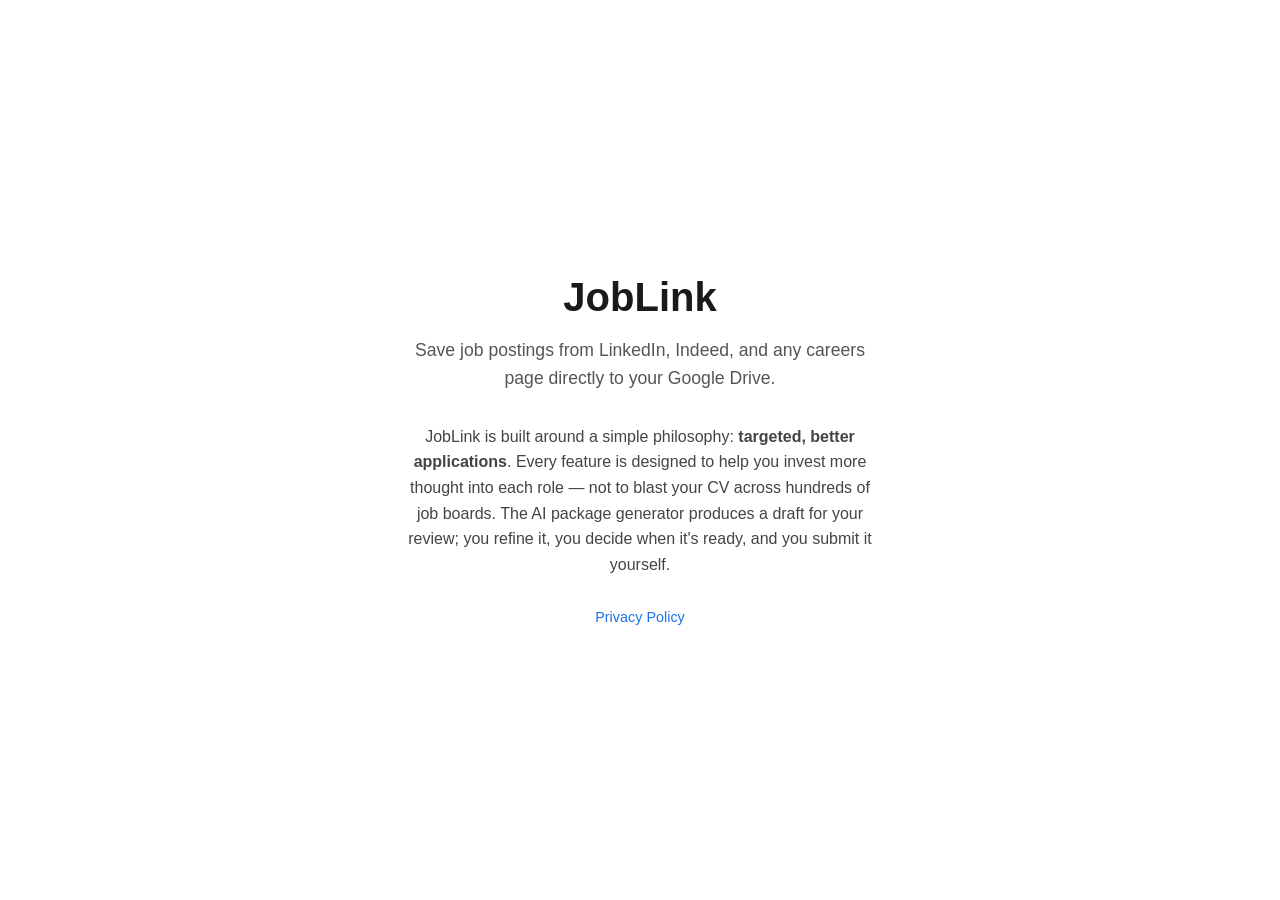
<file: index.html>
<!DOCTYPE html>
<html lang="en">
<head>
  <meta charset="UTF-8">
  <meta name="viewport" content="width=device-width, initial-scale=1.0">
  <title>JobLink</title>
  <style>
    body {
      font-family: -apple-system, BlinkMacSystemFont, 'Segoe UI', Roboto, sans-serif;
      background: #fff;
      color: #1a1a1a;
      display: flex;
      flex-direction: column;
      align-items: center;
      justify-content: center;
      min-height: 100vh;
      margin: 0;
      padding: 24px;
      box-sizing: border-box;
    }
    h1 {
      font-size: 2.5rem;
      font-weight: 700;
      margin: 0 0 16px;
    }
    p {
      font-size: 1.1rem;
      color: #555;
      max-width: 480px;
      text-align: center;
      line-height: 1.6;
      margin: 0 0 32px;
    }
    a {
      color: #1a73e8;
      text-decoration: none;
      font-size: 0.9rem;
    }
    a:hover {
      text-decoration: underline;
    }
  </style>
</head>
<body>
  <h1>JobLink</h1>
  <p>Save job postings from LinkedIn, Indeed, and any careers page directly to your Google Drive.</p>
  <p style="font-size: 1rem; color: #444; max-width: 480px; text-align: center; line-height: 1.6; margin: 0 0 32px;">JobLink is built around a simple philosophy: <strong>targeted, better applications</strong>. Every feature is designed to help you invest more thought into each role — not to blast your CV across hundreds of job boards. The AI package generator produces a draft for your review; you refine it, you decide when it's ready, and you submit it yourself.</p>
  <a href="privacy.html">Privacy Policy</a>
</body>
</html>
</file>
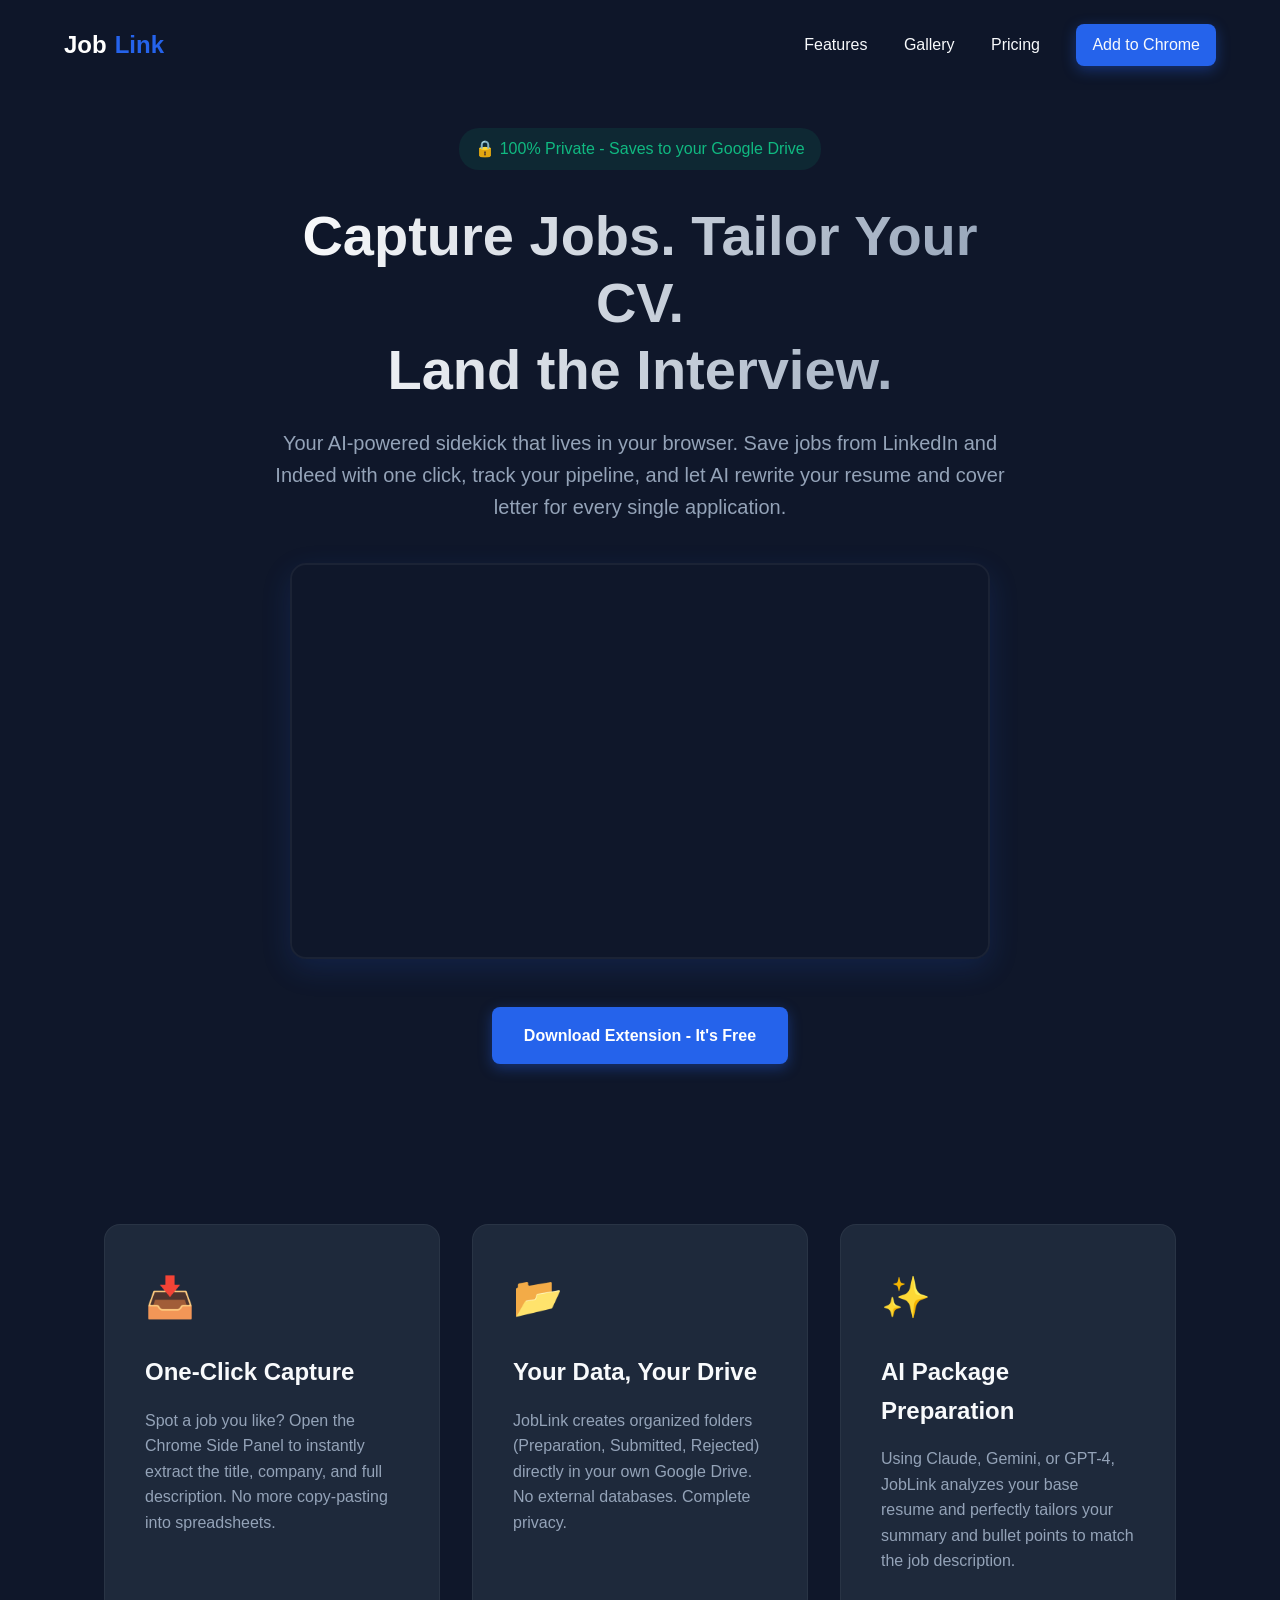
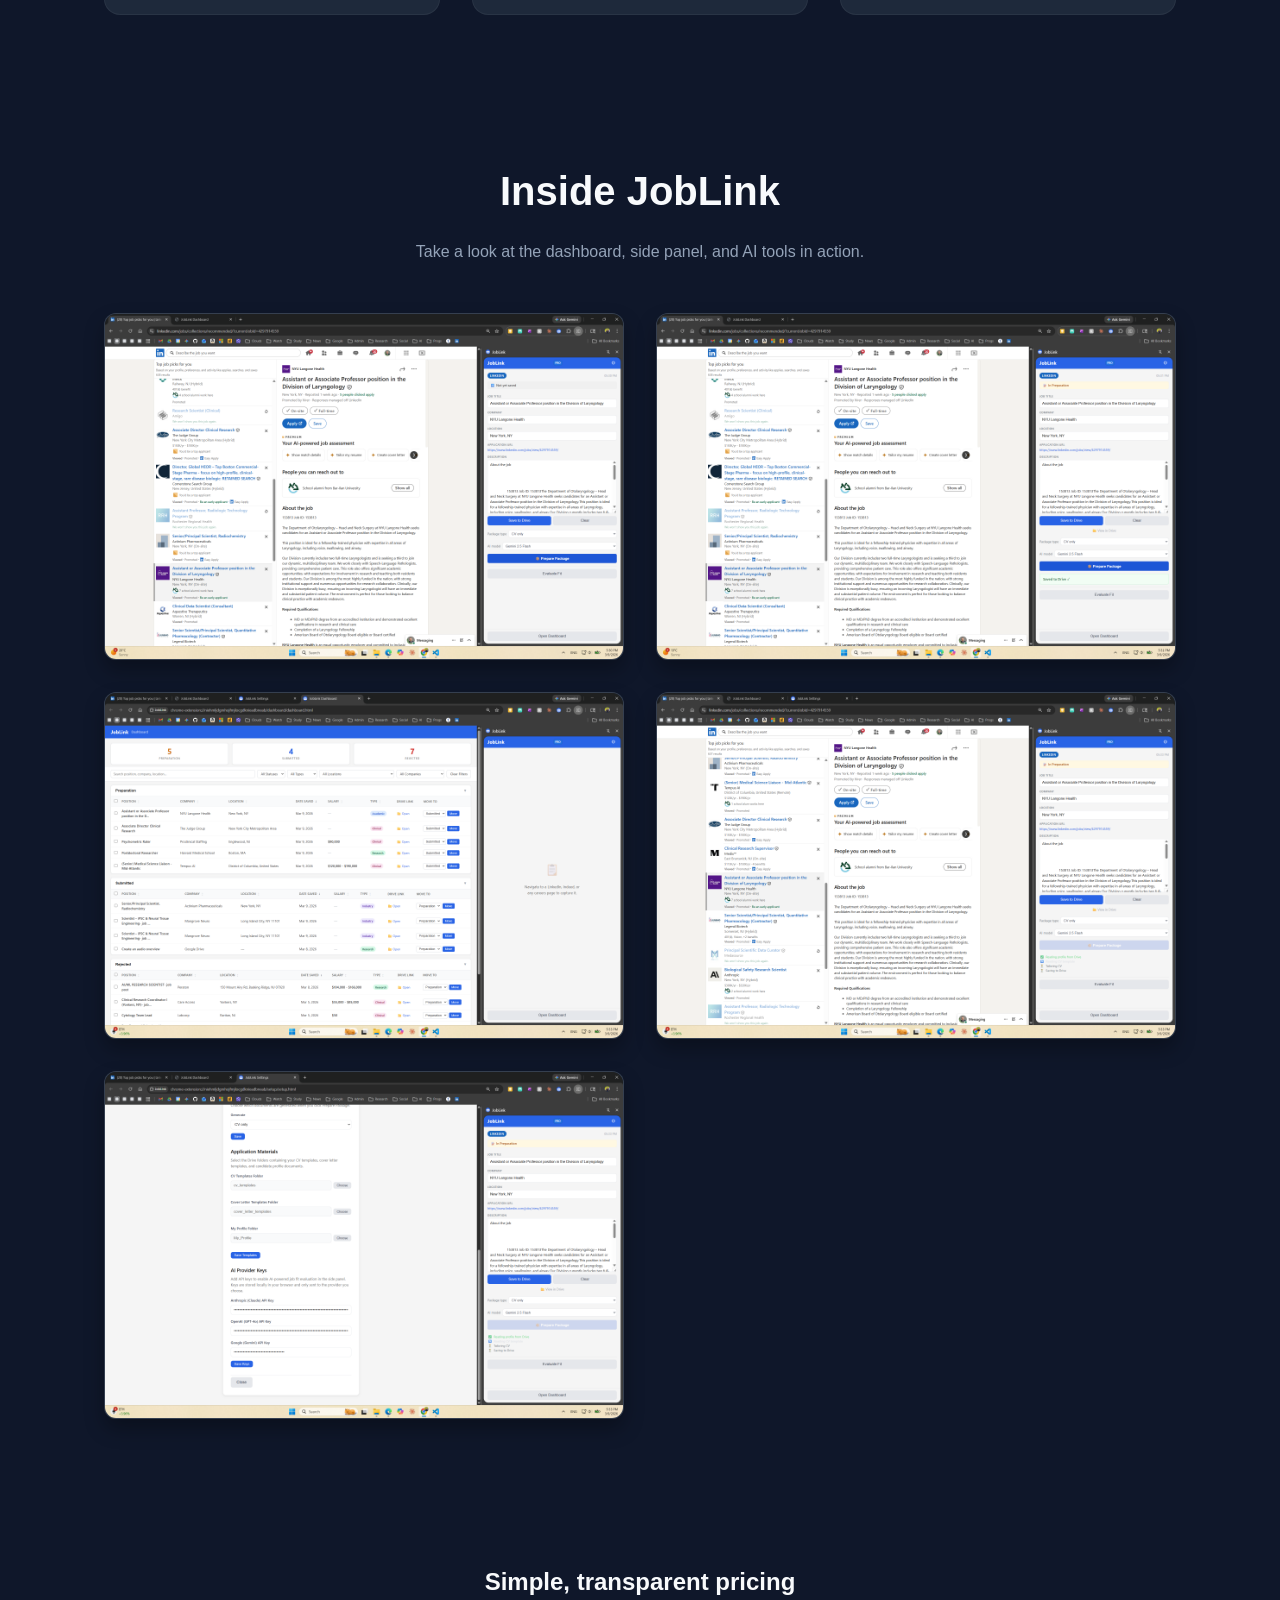
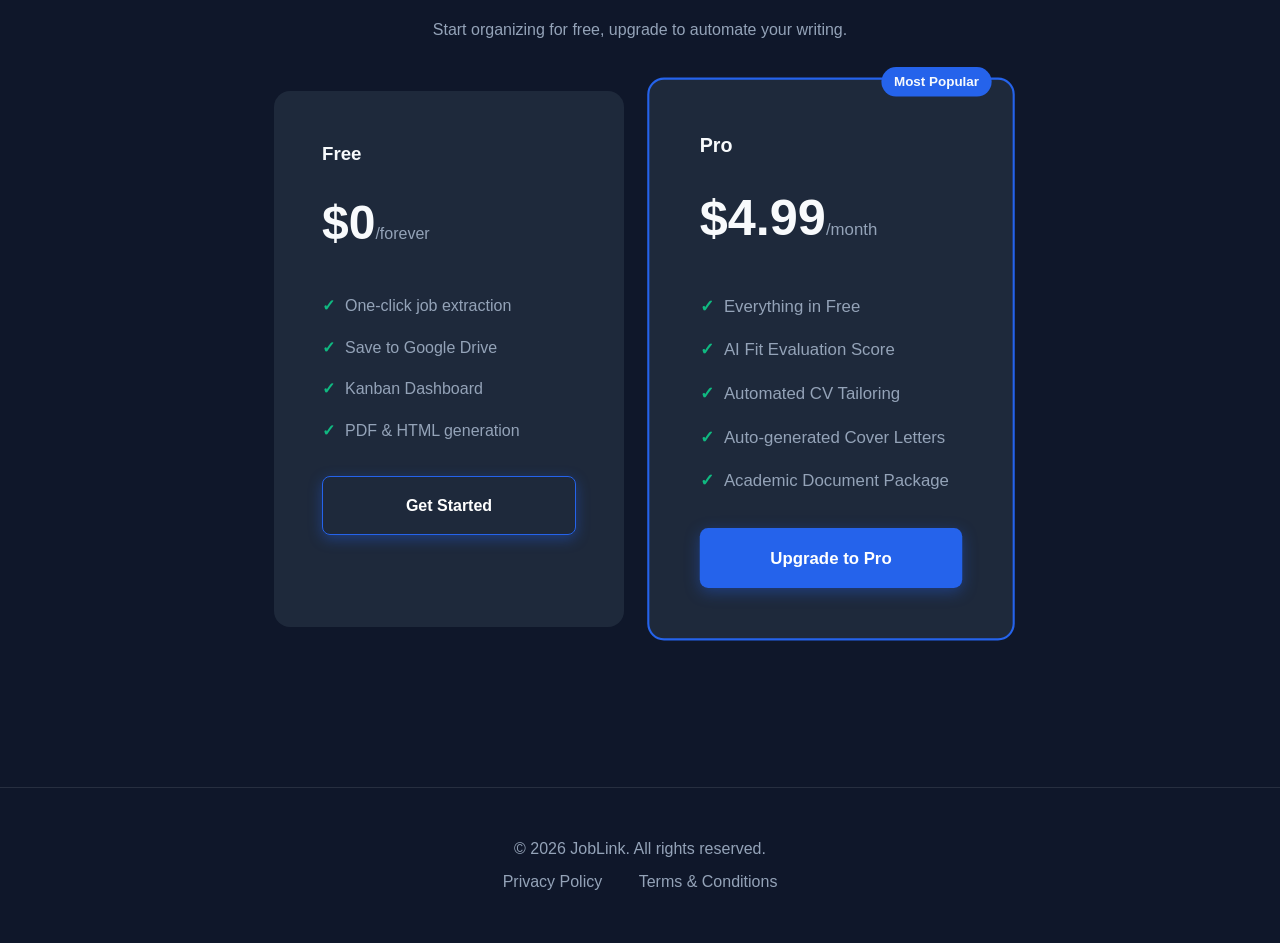
<file: docs/index.html>
<!DOCTYPE html>
<html lang="en">
<head>
    <meta charset="UTF-8">
    <meta name="viewport" content="width=device-width, initial-scale=1.0">
    <title>JobLink | Your AI Job Application Assistant</title>
    <style>
        :root {
            --primary: #2563eb;
            --primary-hover: #1d4ed8;
            --bg-dark: #0f172a;
            --text-light: #f8fafc;
            --text-muted: #94a3b8;
            --card-bg: #1e293b;
            --accent: #10b981;
        }

        * {
            margin: 0;
            padding: 0;
            box-sizing: border-box;
            font-family: -apple-system, BlinkMacSystemFont, "Segoe UI", Roboto, Helvetica, Arial, sans-serif;
        }

        body {
            background-color: var(--bg-dark);
            color: var(--text-light);
            line-height: 1.6;
        }

        nav {
            display: flex;
            justify-content: space-between;
            align-items: center;
            padding: 1.5rem 5%;
            background-color: rgba(15, 23, 42, 0.9);
            backdrop-filter: blur(10px);
            position: fixed;
            width: 100%;
            top: 0;
            z-index: 100;
        }

        .logo {
            font-size: 1.5rem;
            font-weight: bold;
            color: white;
            display: flex;
            align-items: center;
            gap: 0.5rem;
        }

        .logo span { color: var(--primary); }

        .nav-links a {
            color: var(--text-light);
            text-decoration: none;
            margin-left: 2rem;
            font-weight: 500;
            transition: color 0.3s ease;
        }

        .nav-links a:hover { color: var(--primary); }

        .hero {
            padding: 8rem 5% 5rem;
            text-align: center;
            max-width: 900px;
            margin: 0 auto;
        }

        .hero h1 {
            font-size: 3.5rem;
            line-height: 1.2;
            margin-bottom: 1.5rem;
            background: linear-gradient(to right, #fff, #94a3b8);
            -webkit-background-clip: text;
            -webkit-text-fill-color: transparent;
        }

        .hero p {
            font-size: 1.25rem;
            color: var(--text-muted);
            margin-bottom: 2.5rem;
        }

        .btn {
            display: inline-block;
            padding: 1rem 2rem;
            border-radius: 8px;
            font-weight: 600;
            text-decoration: none;
            transition: transform 0.2s ease, background-color 0.2s ease;
        }

        .btn-primary {
            background-color: var(--primary);
            color: white;
            box-shadow: 0 4px 14px 0 rgba(37, 99, 235, 0.39);
        }

        .btn-primary:hover {
            background-color: var(--primary-hover);
            transform: translateY(-2px);
        }

        .video-container {
            position: relative;
            width: 100%;
            max-width: 700px;
            margin: 0 auto 3rem auto;
            border-radius: 16px;
            overflow: hidden;
            box-shadow: 0 10px 30px rgba(37, 99, 235, 0.15);
            border: 2px solid rgba(255,255,255,0.05);
        }

        .responsive-video {
            position: relative;
            padding-bottom: 56.25%;
            height: 0;
            overflow: hidden;
        }

        .responsive-video iframe {
            position: absolute;
            top: 0;
            left: 0;
            width: 100%;
            height: 100%;
            border: 0;
        }

        .features {
            padding: 5rem 5%;
            display: grid;
            grid-template-columns: repeat(auto-fit, minmax(300px, 1fr));
            gap: 2rem;
            max-width: 1200px;
            margin: 0 auto;
        }

        .feature-card {
            background-color: var(--card-bg);
            padding: 2.5rem;
            border-radius: 16px;
            border: 1px solid rgba(255,255,255,0.05);
            transition: transform 0.3s ease;
        }

        .feature-card:hover {
            transform: translateY(-5px);
            border-color: rgba(37, 99, 235, 0.5);
        }

        .feature-icon {
            font-size: 2.5rem;
            margin-bottom: 1.5rem;
        }

        .feature-card h3 {
            font-size: 1.5rem;
            margin-bottom: 1rem;
        }

        .feature-card p {
            color: var(--text-muted);
        }

        /* --- New Gallery Styles --- */
        .gallery {
            padding: 4rem 5%;
            text-align: center;
            max-width: 1200px;
            margin: 0 auto;
        }

        .gallery h2 {
            font-size: 2.5rem;
            margin-bottom: 1rem;
        }

        .gallery > p {
            color: var(--text-muted);
            margin-bottom: 3rem;
        }

        .gallery-grid {
            display: grid;
            grid-template-columns: repeat(auto-fit, minmax(350px, 1fr));
            gap: 2rem;
            align-items: center;
        }

        /* Span the last image across the bottom if there's an odd number */
        .gallery-grid img:last-child:nth-child(odd) {
            grid-column: 1 / -1;
            max-width: 800px;
            margin: 0 auto;
        }

        .screenshot-wrap {
            border-radius: 12px;
            overflow: hidden;
            box-shadow: 0 10px 20px rgba(0,0,0,0.3);
            border: 1px solid rgba(255,255,255,0.1);
            transition: transform 0.3s ease, box-shadow 0.3s ease;
            background-color: var(--card-bg);
        }

        .screenshot-wrap:hover {
            transform: translateY(-5px);
            box-shadow: 0 15px 30px rgba(37, 99, 235, 0.2);
            border-color: rgba(37, 99, 235, 0.4);
        }

        .screenshot-wrap img {
            width: 100%;
            height: auto;
            display: block;
        }
        /* -------------------------- */

        .pricing {
            padding: 5rem 5%;
            text-align: center;
        }

        .pricing-grid {
            display: flex;
            justify-content: center;
            gap: 2rem;
            margin-top: 3rem;
            flex-wrap: wrap;
        }

        .price-card {
            background-color: var(--card-bg);
            padding: 3rem;
            border-radius: 16px;
            width: 100%;
            max-width: 350px;
            text-align: left;
            position: relative;
        }

        .price-card.pro {
            border: 2px solid var(--primary);
            transform: scale(1.05);
        }

        .badge {
            position: absolute;
            top: -12px;
            right: 20px;
            background-color: var(--primary);
            padding: 4px 12px;
            border-radius: 20px;
            font-size: 0.8rem;
            font-weight: bold;
        }

        .price {
            font-size: 3rem;
            font-weight: bold;
            margin: 1rem 0;
        }

        .price span {
            font-size: 1rem;
            color: var(--text-muted);
            font-weight: normal;
        }

        ul.perks {
            list-style: none;
            margin: 2rem 0;
        }

        ul.perks li {
            margin-bottom: 1rem;
            display: flex;
            align-items: center;
            gap: 10px;
            color: var(--text-muted);
        }

        ul.perks li::before {
            content: '✓';
            color: var(--accent);
            font-weight: bold;
        }

        .footer {
            text-align: center;
            padding: 3rem 5%;
            border-top: 1px solid rgba(255,255,255,0.1);
            color: var(--text-muted);
            margin-top: 5rem;
        }

        .privacy-badge {
            display: inline-flex;
            align-items: center;
            gap: 10px;
            background: rgba(16, 185, 129, 0.1);
            color: var(--accent);
            padding: 8px 16px;
            border-radius: 20px;
            font-weight: 500;
            margin-bottom: 2rem;
        }
    </style>
</head>
<body>

    <nav>
        <div class="logo">Job<span>Link</span></div>
        <div class="nav-links">
            <a href="#features">Features</a>
            <a href="#gallery">Gallery</a>
            <a href="#pricing">Pricing</a>
            <a href="https://chrome.google.com/webstore/detail/joblink" class="btn btn-primary" style="padding: 0.5rem 1rem;">Add to Chrome</a>
        </div>
    </nav>

    <section class="hero">
        <div class="privacy-badge">🔒 100% Private - Saves to your Google Drive</div>
        <h1>Capture Jobs. Tailor Your CV.<br>Land the Interview.</h1>
        <p>Your AI-powered sidekick that lives in your browser. Save jobs from LinkedIn and Indeed with one click, track your pipeline, and let AI rewrite your resume and cover letter for every single application.</p>

        <div class="video-container">
            <div class="responsive-video">
                <iframe
                    src="https://www.youtube.com/embed/05D_ylIW1uM"
                    title="JobLink App Demo"
                    allow="accelerometer; autoplay; clipboard-write; encrypted-media; gyroscope; picture-in-picture; web-share"
                    allowfullscreen>
                </iframe>
            </div>
        </div>

        <a href="https://chrome.google.com/webstore/detail/joblink" class="btn btn-primary">Download Extension - It's Free</a>
    </section>

    <section id="features" class="features">
        <div class="feature-card">
            <div class="feature-icon">📥</div>
            <h3>One-Click Capture</h3>
            <p>Spot a job you like? Open the Chrome Side Panel to instantly extract the title, company, and full description. No more copy-pasting into spreadsheets.</p>
        </div>
        <div class="feature-card">
            <div class="feature-icon">📂</div>
            <h3>Your Data, Your Drive</h3>
            <p>JobLink creates organized folders (Preparation, Submitted, Rejected) directly in your own Google Drive. No external databases. Complete privacy.</p>
        </div>
        <div class="feature-card">
            <div class="feature-icon">✨</div>
            <h3>AI Package Preparation</h3>
            <p>Using Claude, Gemini, or GPT-4, JobLink analyzes your base resume and perfectly tailors your summary and bullet points to match the job description.</p>
        </div>
    </section>

    <section id="gallery" class="gallery">
        <h2>Inside JobLink</h2>
        <p>Take a look at the dashboard, side panel, and AI tools in action.</p>
        <div class="gallery-grid">
            <div class="screenshot-wrap">
                <img src="screenshots/Screen Shot 2026-03-09 at 05.30.11.663 PM.png" alt="JobLink Dashboard Overview" loading="lazy">
            </div>
            <div class="screenshot-wrap">
                <img src="screenshots/Screen Shot 2026-03-09 at 05.31.33.287 PM.png" alt="JobLink Kanban Board" loading="lazy">
            </div>
            <div class="screenshot-wrap">
                <img src="screenshots/Screen Shot 2026-03-09 at 05.33.08.603 PM.png" alt="JobLink Chrome Side Panel Extension" loading="lazy">
            </div>
            <div class="screenshot-wrap">
                <img src="screenshots/Screen Shot 2026-03-09 at 05.33.43.448 PM.png" alt="AI Evaluation and Scoring" loading="lazy">
            </div>
            <div class="screenshot-wrap">
                <img src="screenshots/Screen Shot 2026-03-09 at 05.33.49.450 PM.png" alt="JobLink Settings and Google Drive Connection" loading="lazy">
            </div>
        </div>
    </section>

    <section id="pricing" class="pricing">
        <h2>Simple, transparent pricing</h2>
        <p style="color: var(--text-muted); margin-top: 1rem;">Start organizing for free, upgrade to automate your writing.</p>

        <div class="pricing-grid">
            <div class="price-card">
                <h3>Free</h3>
                <div class="price">$0<span>/forever</span></div>
                <ul class="perks">
                    <li>One-click job extraction</li>
                    <li>Save to Google Drive</li>
                    <li>Kanban Dashboard</li>
                    <li>PDF & HTML generation</li>
                </ul>
                <a href="https://chrome.google.com/webstore/detail/joblink" class="btn btn-primary" style="width: 100%; text-align: center; background: transparent; border: 1px solid var(--primary);">Get Started</a>
            </div>

            <div class="price-card pro">
                <div class="badge">Most Popular</div>
                <h3>Pro</h3>
                <div class="price">$4.99<span>/month</span></div>
                <ul class="perks">
                    <li>Everything in Free</li>
                    <li>AI Fit Evaluation Score</li>
                    <li>Automated CV Tailoring</li>
                    <li>Auto-generated Cover Letters</li>
                    <li>Academic Document Package</li>
                </ul>
                <a href="https://chrome.google.com/webstore/detail/joblink" class="btn btn-primary" style="width: 100%; text-align: center;">Upgrade to Pro</a>
            </div>
        </div>
    </section>

    <footer class="footer">
        <p>&copy; 2026 JobLink. All rights reserved.</p>
        <p style="margin-top: 0.5rem;">
            <a href="privacy.html" style="color: var(--text-muted); text-decoration: none; margin: 0 1rem;">Privacy Policy</a>
            <a href="terms.html" style="color: var(--text-muted); text-decoration: none; margin: 0 1rem;">Terms & Conditions</a>
        </p>
    </footer>

</body>
</html>
</file>
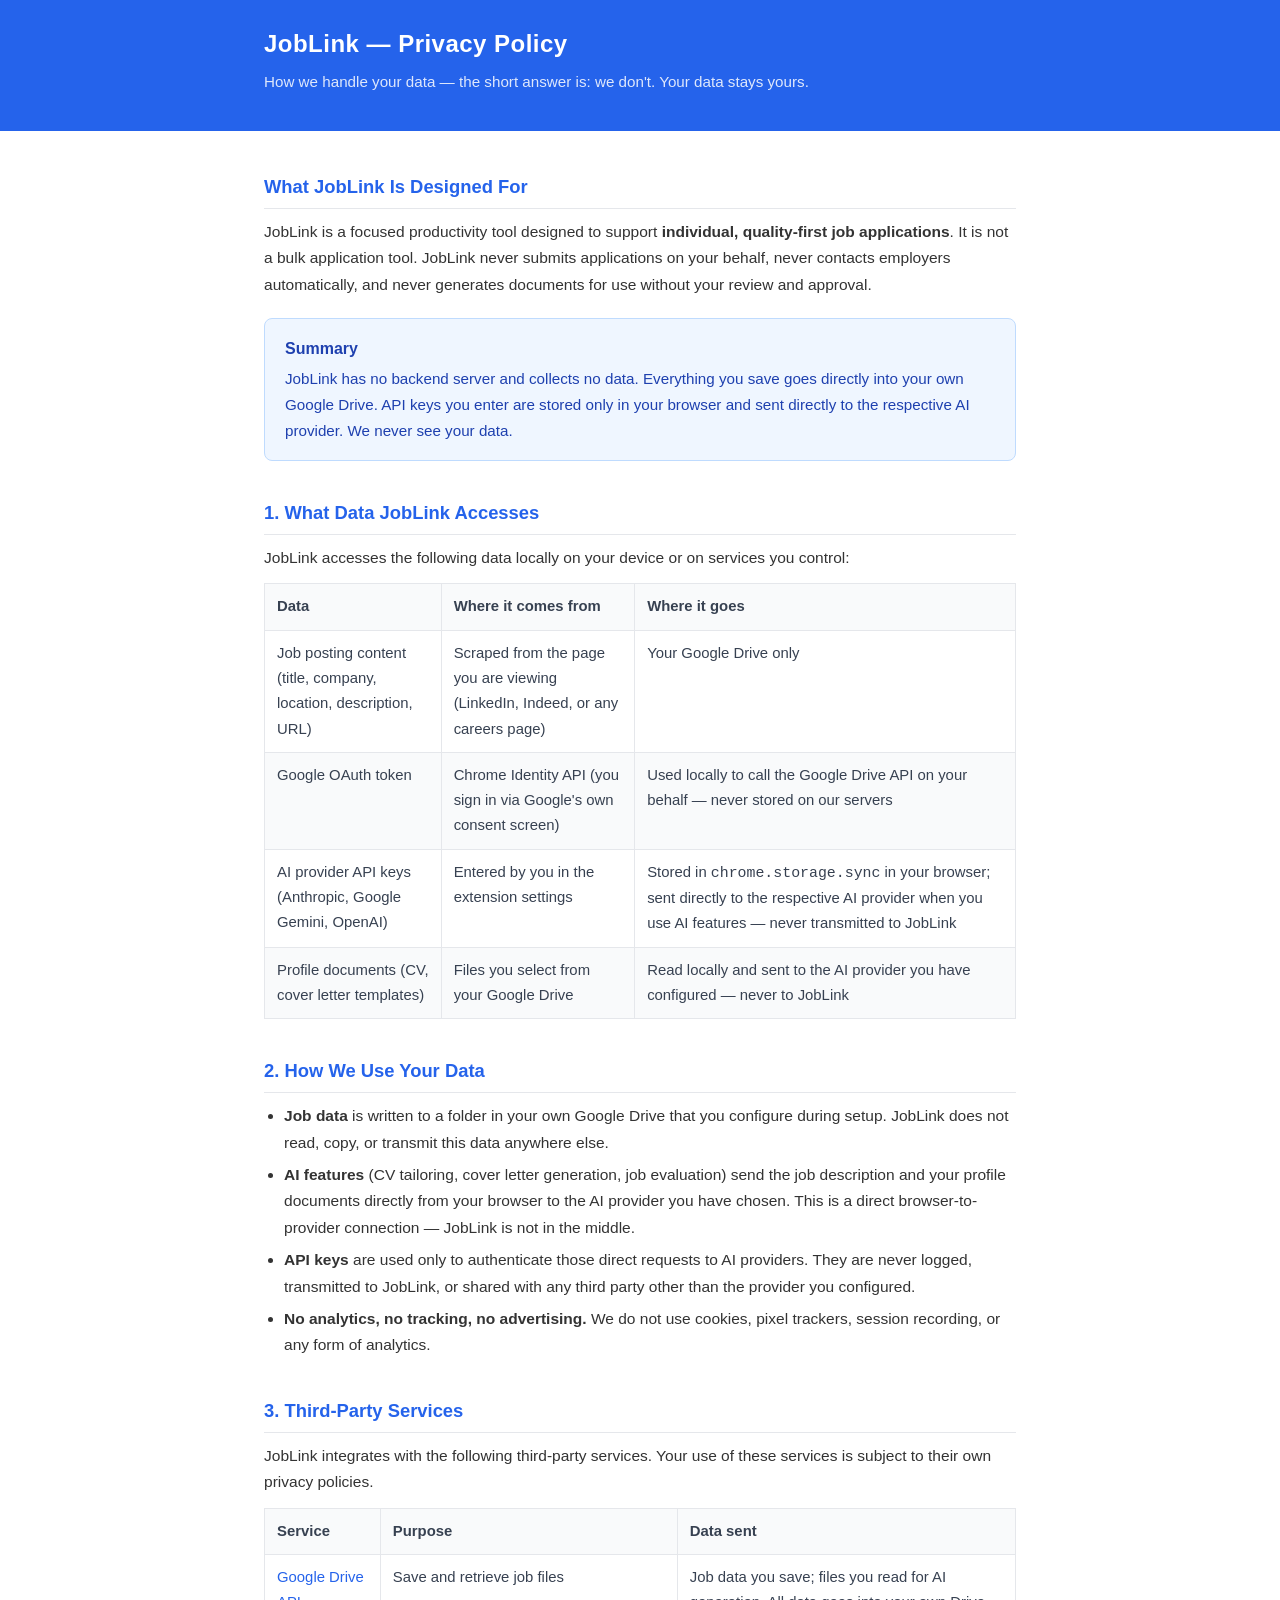
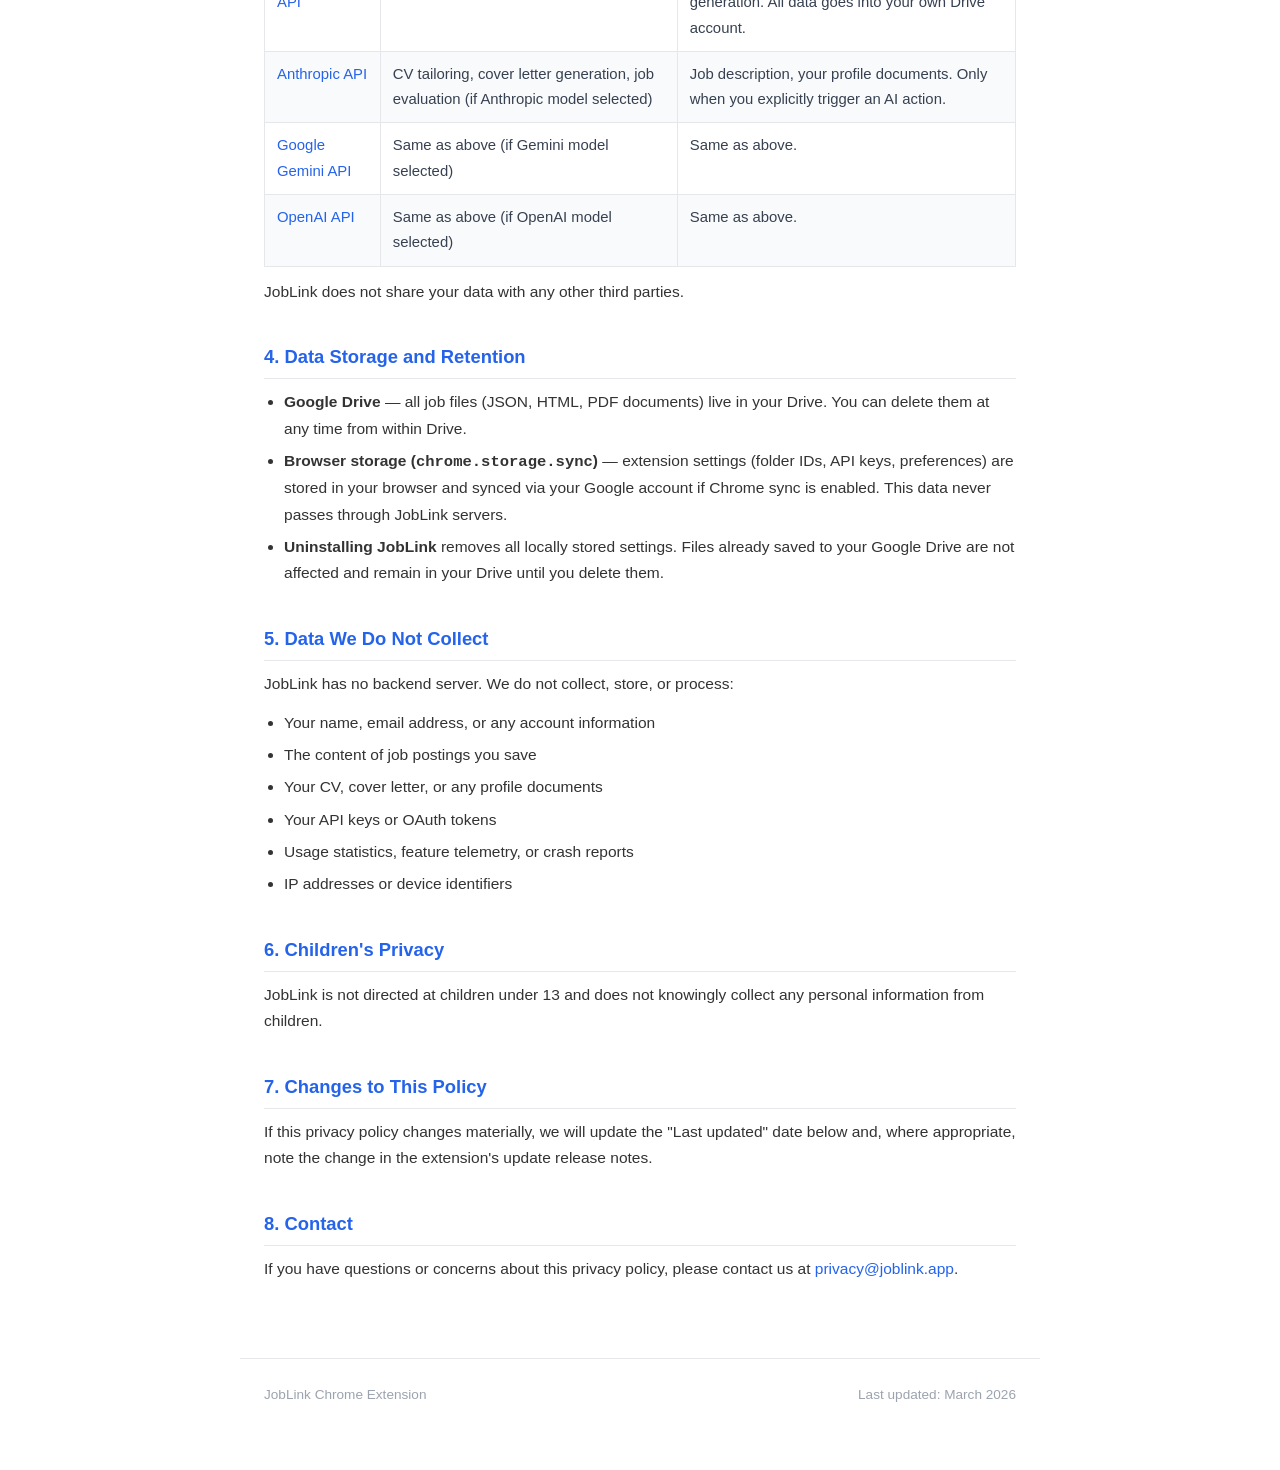
<file: privacy.html>
<!DOCTYPE html>
<html lang="en">
<head>
  <meta charset="UTF-8">
  <meta name="viewport" content="width=device-width, initial-scale=1.0">
  <title>JobLink — Privacy Policy</title>
  <style>
    * {
      box-sizing: border-box;
      margin: 0;
      padding: 0;
    }

    body {
      font-family: -apple-system, BlinkMacSystemFont, 'Segoe UI', Roboto, Oxygen, Ubuntu, sans-serif;
      background: #ffffff;
      color: #333;
      line-height: 1.7;
    }

    header {
      background: #2563eb;
      color: white;
      padding: 24px 0;
    }

    header .inner {
      max-width: 800px;
      margin: 0 auto;
      padding: 0 24px;
    }

    header h1 {
      font-size: 1.5rem;
      font-weight: 700;
      letter-spacing: 0.02em;
    }

    header p {
      font-size: 0.95rem;
      opacity: 0.85;
      margin-top: 4px;
    }

    main {
      max-width: 800px;
      margin: 0 auto;
      padding: 40px 24px 64px;
    }

    h2 {
      font-size: 1.15rem;
      font-weight: 700;
      color: #2563eb;
      margin-top: 36px;
      margin-bottom: 10px;
      padding-bottom: 6px;
      border-bottom: 1px solid #e5e7eb;
    }

    h2:first-child {
      margin-top: 0;
    }

    p {
      margin-bottom: 12px;
      font-size: 0.97rem;
    }

    ul {
      margin: 8px 0 12px 20px;
      font-size: 0.97rem;
    }

    ul li {
      margin-bottom: 6px;
    }

    .highlight-box {
      background: #eff6ff;
      border: 1px solid #bfdbfe;
      border-radius: 8px;
      padding: 16px 20px;
      margin: 20px 0;
      font-size: 0.95rem;
      color: #1e40af;
    }

    .highlight-box strong {
      display: block;
      margin-bottom: 4px;
      font-size: 1rem;
    }

    table {
      width: 100%;
      border-collapse: collapse;
      margin: 12px 0;
      font-size: 0.93rem;
    }

    th {
      text-align: left;
      padding: 10px 12px;
      background: #f9fafb;
      border: 1px solid #e5e7eb;
      font-weight: 600;
      color: #374151;
    }

    td {
      padding: 10px 12px;
      border: 1px solid #e5e7eb;
      vertical-align: top;
      color: #374151;
    }

    tr:nth-child(even) td {
      background: #f9fafb;
    }

    a {
      color: #2563eb;
      text-decoration: none;
    }

    a:hover {
      text-decoration: underline;
    }

    footer {
      max-width: 800px;
      margin: 0 auto;
      padding: 24px 24px 40px;
      border-top: 1px solid #e5e7eb;
      font-size: 0.85rem;
      color: #9ca3af;
      display: flex;
      justify-content: space-between;
      flex-wrap: wrap;
      gap: 8px;
    }
  </style>
</head>
<body>

  <header>
    <div class="inner">
      <h1>JobLink — Privacy Policy</h1>
      <p>How we handle your data — the short answer is: we don't. Your data stays yours.</p>
    </div>
  </header>

  <main>

    <h2>What JobLink Is Designed For</h2>
    <p>JobLink is a focused productivity tool designed to support <strong>individual, quality-first job applications</strong>. It is not a bulk application tool. JobLink never submits applications on your behalf, never contacts employers automatically, and never generates documents for use without your review and approval.</p>

    <div class="highlight-box">
      <strong>Summary</strong>
      JobLink has no backend server and collects no data. Everything you save goes
      directly into your own Google Drive. API keys you enter are stored only in your
      browser and sent directly to the respective AI provider. We never see your data.
    </div>

    <h2>1. What Data JobLink Accesses</h2>

    <p>JobLink accesses the following data locally on your device or on services you
    control:</p>

    <table>
      <thead>
        <tr>
          <th>Data</th>
          <th>Where it comes from</th>
          <th>Where it goes</th>
        </tr>
      </thead>
      <tbody>
        <tr>
          <td>Job posting content (title, company, location, description, URL)</td>
          <td>Scraped from the page you are viewing (LinkedIn, Indeed, or any careers page)</td>
          <td>Your Google Drive only</td>
        </tr>
        <tr>
          <td>Google OAuth token</td>
          <td>Chrome Identity API (you sign in via Google's own consent screen)</td>
          <td>Used locally to call the Google Drive API on your behalf — never stored on our servers</td>
        </tr>
        <tr>
          <td>AI provider API keys (Anthropic, Google Gemini, OpenAI)</td>
          <td>Entered by you in the extension settings</td>
          <td>Stored in <code>chrome.storage.sync</code> in your browser; sent directly to the respective AI provider when you use AI features — never transmitted to JobLink</td>
        </tr>
        <tr>
          <td>Profile documents (CV, cover letter templates)</td>
          <td>Files you select from your Google Drive</td>
          <td>Read locally and sent to the AI provider you have configured — never to JobLink</td>
        </tr>
      </tbody>
    </table>

    <h2>2. How We Use Your Data</h2>

    <ul>
      <li><strong>Job data</strong> is written to a folder in your own Google Drive that you configure during setup. JobLink does not read, copy, or transmit this data anywhere else.</li>
      <li><strong>AI features</strong> (CV tailoring, cover letter generation, job evaluation) send the job description and your profile documents directly from your browser to the AI provider you have chosen. This is a direct browser-to-provider connection — JobLink is not in the middle.</li>
      <li><strong>API keys</strong> are used only to authenticate those direct requests to AI providers. They are never logged, transmitted to JobLink, or shared with any third party other than the provider you configured.</li>
      <li><strong>No analytics, no tracking, no advertising.</strong> We do not use cookies, pixel trackers, session recording, or any form of analytics.</li>
    </ul>

    <h2>3. Third-Party Services</h2>

    <p>JobLink integrates with the following third-party services. Your use of these
    services is subject to their own privacy policies.</p>

    <table>
      <thead>
        <tr>
          <th>Service</th>
          <th>Purpose</th>
          <th>Data sent</th>
        </tr>
      </thead>
      <tbody>
        <tr>
          <td><a href="https://policies.google.com/privacy" target="_blank" rel="noopener">Google Drive API</a></td>
          <td>Save and retrieve job files</td>
          <td>Job data you save; files you read for AI generation. All data goes into your own Drive account.</td>
        </tr>
        <tr>
          <td><a href="https://www.anthropic.com/privacy" target="_blank" rel="noopener">Anthropic API</a></td>
          <td>CV tailoring, cover letter generation, job evaluation (if Anthropic model selected)</td>
          <td>Job description, your profile documents. Only when you explicitly trigger an AI action.</td>
        </tr>
        <tr>
          <td><a href="https://policies.google.com/privacy" target="_blank" rel="noopener">Google Gemini API</a></td>
          <td>Same as above (if Gemini model selected)</td>
          <td>Same as above.</td>
        </tr>
        <tr>
          <td><a href="https://openai.com/privacy" target="_blank" rel="noopener">OpenAI API</a></td>
          <td>Same as above (if OpenAI model selected)</td>
          <td>Same as above.</td>
        </tr>
      </tbody>
    </table>

    <p>JobLink does not share your data with any other third parties.</p>

    <h2>4. Data Storage and Retention</h2>

    <ul>
      <li><strong>Google Drive</strong> — all job files (JSON, HTML, PDF documents) live in your Drive. You can delete them at any time from within Drive.</li>
      <li><strong>Browser storage (<code>chrome.storage.sync</code>)</strong> — extension settings (folder IDs, API keys, preferences) are stored in your browser and synced via your Google account if Chrome sync is enabled. This data never passes through JobLink servers.</li>
      <li><strong>Uninstalling JobLink</strong> removes all locally stored settings. Files already saved to your Google Drive are not affected and remain in your Drive until you delete them.</li>
    </ul>

    <h2>5. Data We Do Not Collect</h2>

    <p>JobLink has no backend server. We do not collect, store, or process:</p>

    <ul>
      <li>Your name, email address, or any account information</li>
      <li>The content of job postings you save</li>
      <li>Your CV, cover letter, or any profile documents</li>
      <li>Your API keys or OAuth tokens</li>
      <li>Usage statistics, feature telemetry, or crash reports</li>
      <li>IP addresses or device identifiers</li>
    </ul>

    <h2>6. Children's Privacy</h2>

    <p>JobLink is not directed at children under 13 and does not knowingly collect
    any personal information from children.</p>

    <h2>7. Changes to This Policy</h2>

    <p>If this privacy policy changes materially, we will update the "Last updated"
    date below and, where appropriate, note the change in the extension's update
    release notes.</p>

    <h2>8. Contact</h2>

    <p>If you have questions or concerns about this privacy policy, please contact us
    at <a href="mailto:privacy@joblink.app">privacy@joblink.app</a>.</p>

  </main>

  <footer>
    <span>JobLink Chrome Extension</span>
    <span>Last updated: March 2026</span>
  </footer>

</body>
</html>
</file>
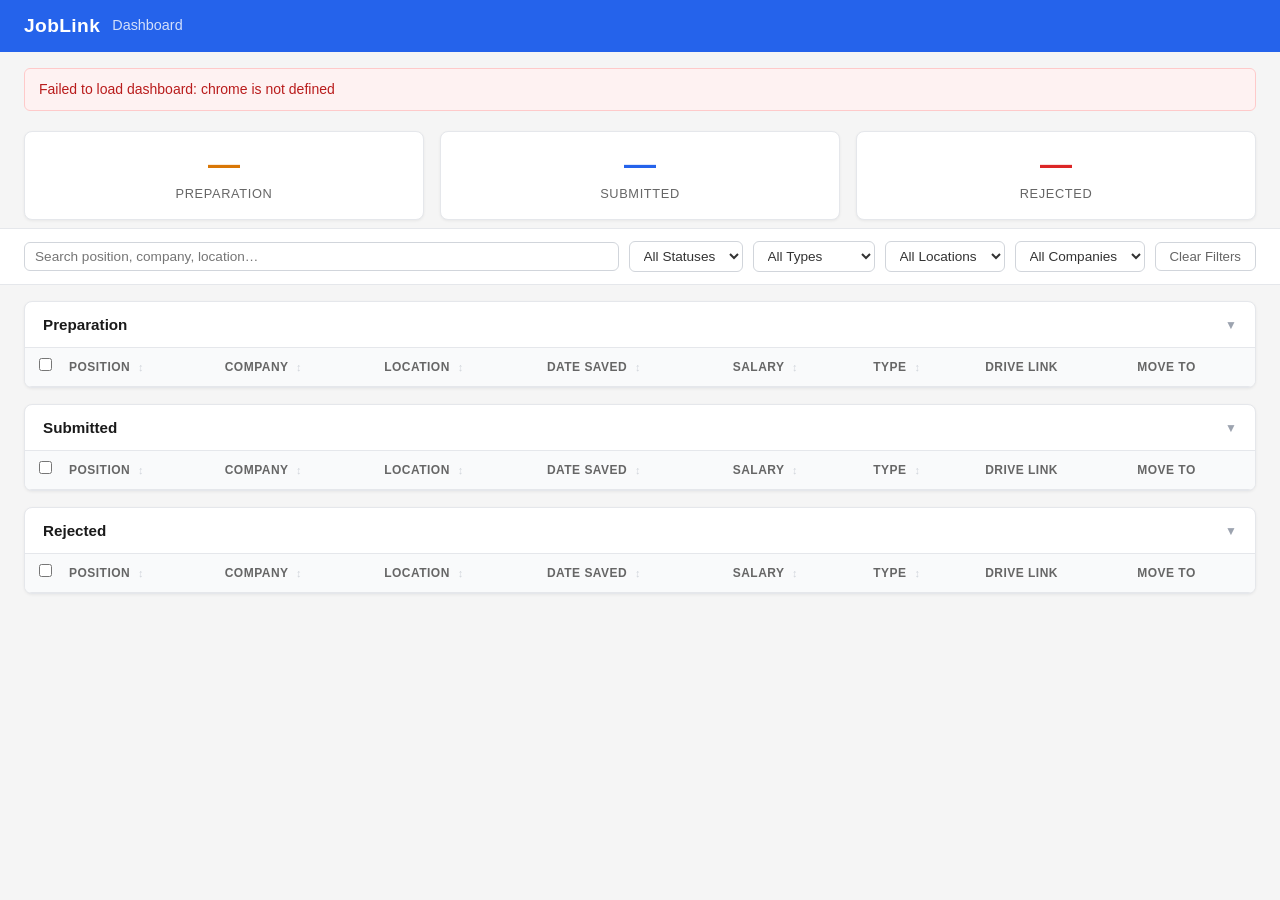
<file: dashboard/dashboard.html>
<!DOCTYPE html>
<html lang="en">
<head>
  <meta charset="UTF-8">
  <meta name="viewport" content="width=device-width, initial-scale=1.0">
  <title>JobLink Dashboard</title>
  <link rel="stylesheet" href="dashboard.css">
</head>
<body>

  <header class="dash-header">
    <span class="dash-logo">JobLink</span>
    <span class="dash-subtitle">Dashboard</span>
  </header>

  <div id="error-banner" class="error-banner" style="display:none;"></div>
  <div id="loading-banner" class="loading-banner">Loading jobs…</div>

  <!-- ── Statistics ─────────────────────────────────────────── -->
  <div class="stats-row">
    <div class="stat-card stat-card--preparation">
      <div class="stat-number" id="count-preparation">—</div>
      <div class="stat-label">Preparation</div>
    </div>
    <div class="stat-card stat-card--submitted">
      <div class="stat-number" id="count-submitted">—</div>
      <div class="stat-label">Submitted</div>
    </div>
    <div class="stat-card stat-card--rejected">
      <div class="stat-number" id="count-rejected">—</div>
      <div class="stat-label">Rejected</div>
    </div>
  </div>

  <!-- ── Filter bar ────────────────────────────────────────── -->
  <div class="filter-bar">
    <input type="text" id="filter-keyword" class="filter-input" placeholder="Search position, company, location…">
    <select id="filter-status" class="filter-select">
      <option value="all">All Statuses</option>
      <option value="preparation">Preparation</option>
      <option value="submitted">Submitted</option>
      <option value="rejected">Rejected</option>
    </select>
    <select id="filter-type" class="filter-select">
      <option value="all">All Types</option>
      <option value="academic">Academic</option>
      <option value="research">Research</option>
      <option value="clinical">Clinical</option>
      <option value="management">Management</option>
      <option value="industry">Industry</option>
      <option value="other">Other</option>
    </select>
    <select id="filter-location" class="filter-select">
      <option value="all">All Locations</option>
    </select>
    <select id="filter-company" class="filter-select">
      <option value="all">All Companies</option>
    </select>
    <button id="filter-clear" class="filter-clear-btn">Clear Filters</button>
  </div>

  <!-- ── Preparation section ────────────────────────────────── -->
  <section class="job-section" id="section-preparation">
    <button class="section-toggle" data-target="body-preparation">
      <span class="section-title">Preparation</span>
      <span class="section-arrow">▼</span>
    </button>
    <div id="body-preparation" class="section-body">
      <table class="job-table">
        <thead>
          <tr>
            <th class="col-checkbox"><input type="checkbox" class="select-all" data-status="preparation"></th>
            <th data-column="position">Position <span class="sort-indicator">↕</span></th>
            <th data-column="company">Company <span class="sort-indicator">↕</span></th>
            <th data-column="location">Location <span class="sort-indicator">↕</span></th>
            <th data-column="date">Date Saved <span class="sort-indicator">↕</span></th>
            <th data-column="salary">Salary <span class="sort-indicator">↕</span></th>
            <th data-column="type">Type <span class="sort-indicator">↕</span></th>
            <th>Drive Link</th>
            <th>Move To</th>
          </tr>
        </thead>
        <tbody id="tbody-preparation"></tbody>
      </table>
      <div id="bulk-bar-preparation" class="bulk-bar hidden">
        <span id="bulk-count-preparation" class="bulk-count">0 selected</span>
        <span class="bulk-sep">—</span>
        <span class="bulk-label">Move to:</span>
        <select id="bulk-move-select-preparation" class="bulk-move-select">
          <option value="submitted">Submitted</option>
          <option value="rejected">Rejected</option>
        </select>
        <button class="bulk-btn bulk-btn--move" data-status="preparation">Move</button>
        <button class="bulk-btn bulk-btn--reject" data-status="preparation">Reject</button>
        <button class="bulk-btn bulk-btn--delete" data-status="preparation">Delete</button>
        <button class="bulk-btn bulk-btn--clear" data-status="preparation">Clear selection</button>
      </div>
    </div>
  </section>

  <!-- ── Submitted section ──────────────────────────────────── -->
  <section class="job-section" id="section-submitted">
    <button class="section-toggle" data-target="body-submitted">
      <span class="section-title">Submitted</span>
      <span class="section-arrow">▼</span>
    </button>
    <div id="body-submitted" class="section-body">
      <table class="job-table">
        <thead>
          <tr>
            <th class="col-checkbox"><input type="checkbox" class="select-all" data-status="submitted"></th>
            <th data-column="position">Position <span class="sort-indicator">↕</span></th>
            <th data-column="company">Company <span class="sort-indicator">↕</span></th>
            <th data-column="location">Location <span class="sort-indicator">↕</span></th>
            <th data-column="date">Date Saved <span class="sort-indicator">↕</span></th>
            <th data-column="salary">Salary <span class="sort-indicator">↕</span></th>
            <th data-column="type">Type <span class="sort-indicator">↕</span></th>
            <th>Drive Link</th>
            <th>Move To</th>
          </tr>
        </thead>
        <tbody id="tbody-submitted"></tbody>
      </table>
      <div id="bulk-bar-submitted" class="bulk-bar hidden">
        <span id="bulk-count-submitted" class="bulk-count">0 selected</span>
        <span class="bulk-sep">—</span>
        <span class="bulk-label">Move to:</span>
        <select id="bulk-move-select-submitted" class="bulk-move-select">
          <option value="preparation">Preparation</option>
          <option value="rejected">Rejected</option>
        </select>
        <button class="bulk-btn bulk-btn--move" data-status="submitted">Move</button>
        <button class="bulk-btn bulk-btn--reject" data-status="submitted">Reject</button>
        <button class="bulk-btn bulk-btn--delete" data-status="submitted">Delete</button>
        <button class="bulk-btn bulk-btn--clear" data-status="submitted">Clear selection</button>
      </div>
    </div>
  </section>

  <!-- ── Rejected section ───────────────────────────────────── -->
  <section class="job-section" id="section-rejected">
    <button class="section-toggle" data-target="body-rejected">
      <span class="section-title">Rejected</span>
      <span class="section-arrow">▼</span>
    </button>
    <div id="body-rejected" class="section-body">
      <table class="job-table">
        <thead>
          <tr>
            <th class="col-checkbox"><input type="checkbox" class="select-all" data-status="rejected"></th>
            <th data-column="position">Position <span class="sort-indicator">↕</span></th>
            <th data-column="company">Company <span class="sort-indicator">↕</span></th>
            <th data-column="location">Location <span class="sort-indicator">↕</span></th>
            <th data-column="date">Date Saved <span class="sort-indicator">↕</span></th>
            <th data-column="salary">Salary <span class="sort-indicator">↕</span></th>
            <th data-column="type">Type <span class="sort-indicator">↕</span></th>
            <th>Drive Link</th>
            <th>Move To</th>
          </tr>
        </thead>
        <tbody id="tbody-rejected"></tbody>
      </table>
      <div id="bulk-bar-rejected" class="bulk-bar hidden">
        <span id="bulk-count-rejected" class="bulk-count">0 selected</span>
        <span class="bulk-sep">—</span>
        <span class="bulk-label">Move to:</span>
        <select id="bulk-move-select-rejected" class="bulk-move-select">
          <option value="preparation">Preparation</option>
          <option value="submitted">Submitted</option>
        </select>
        <button class="bulk-btn bulk-btn--move" data-status="rejected">Move</button>
        <button class="bulk-btn bulk-btn--delete" data-status="rejected">Delete</button>
        <button class="bulk-btn bulk-btn--clear" data-status="rejected">Clear selection</button>
      </div>
    </div>
  </section>

  <!-- ── Job detail panel ───────────────────────────────────── -->
  <div id="job-detail-panel" class="job-detail-panel hidden">
    <div class="job-detail-header">
      <h2 id="detail-title"></h2>
      <button id="detail-close">✕</button>
    </div>
    <div class="job-detail-body">
      <div class="job-detail-meta" id="detail-meta"></div>
      <div class="job-detail-actions">
        <div class="move-cell">
          <select id="detail-move-select" class="move-select"></select>
          <button id="detail-move-btn" class="move-btn">Move</button>
          <button id="detail-delete-btn" class="delete-btn">Delete</button>
        </div>
      </div>
      <div class="job-detail-files">
        <h3>Documents</h3>
        <div id="detail-files-list"></div>
      </div>
      <div class="job-detail-notes">
        <h3>Notes</h3>
        <textarea id="detail-notes"></textarea>
        <button id="detail-save-notes">Save Notes</button>
      </div>
      <div class="job-detail-description">
        <h3>Job Description</h3>
        <div id="detail-description"></div>
      </div>
    </div>
  </div>
  <div id="job-detail-overlay" class="hidden"></div>

  <script src="../utils/helpers.js"></script>
  <script src="dashboard.js"></script>
</body>
</html>
</file>
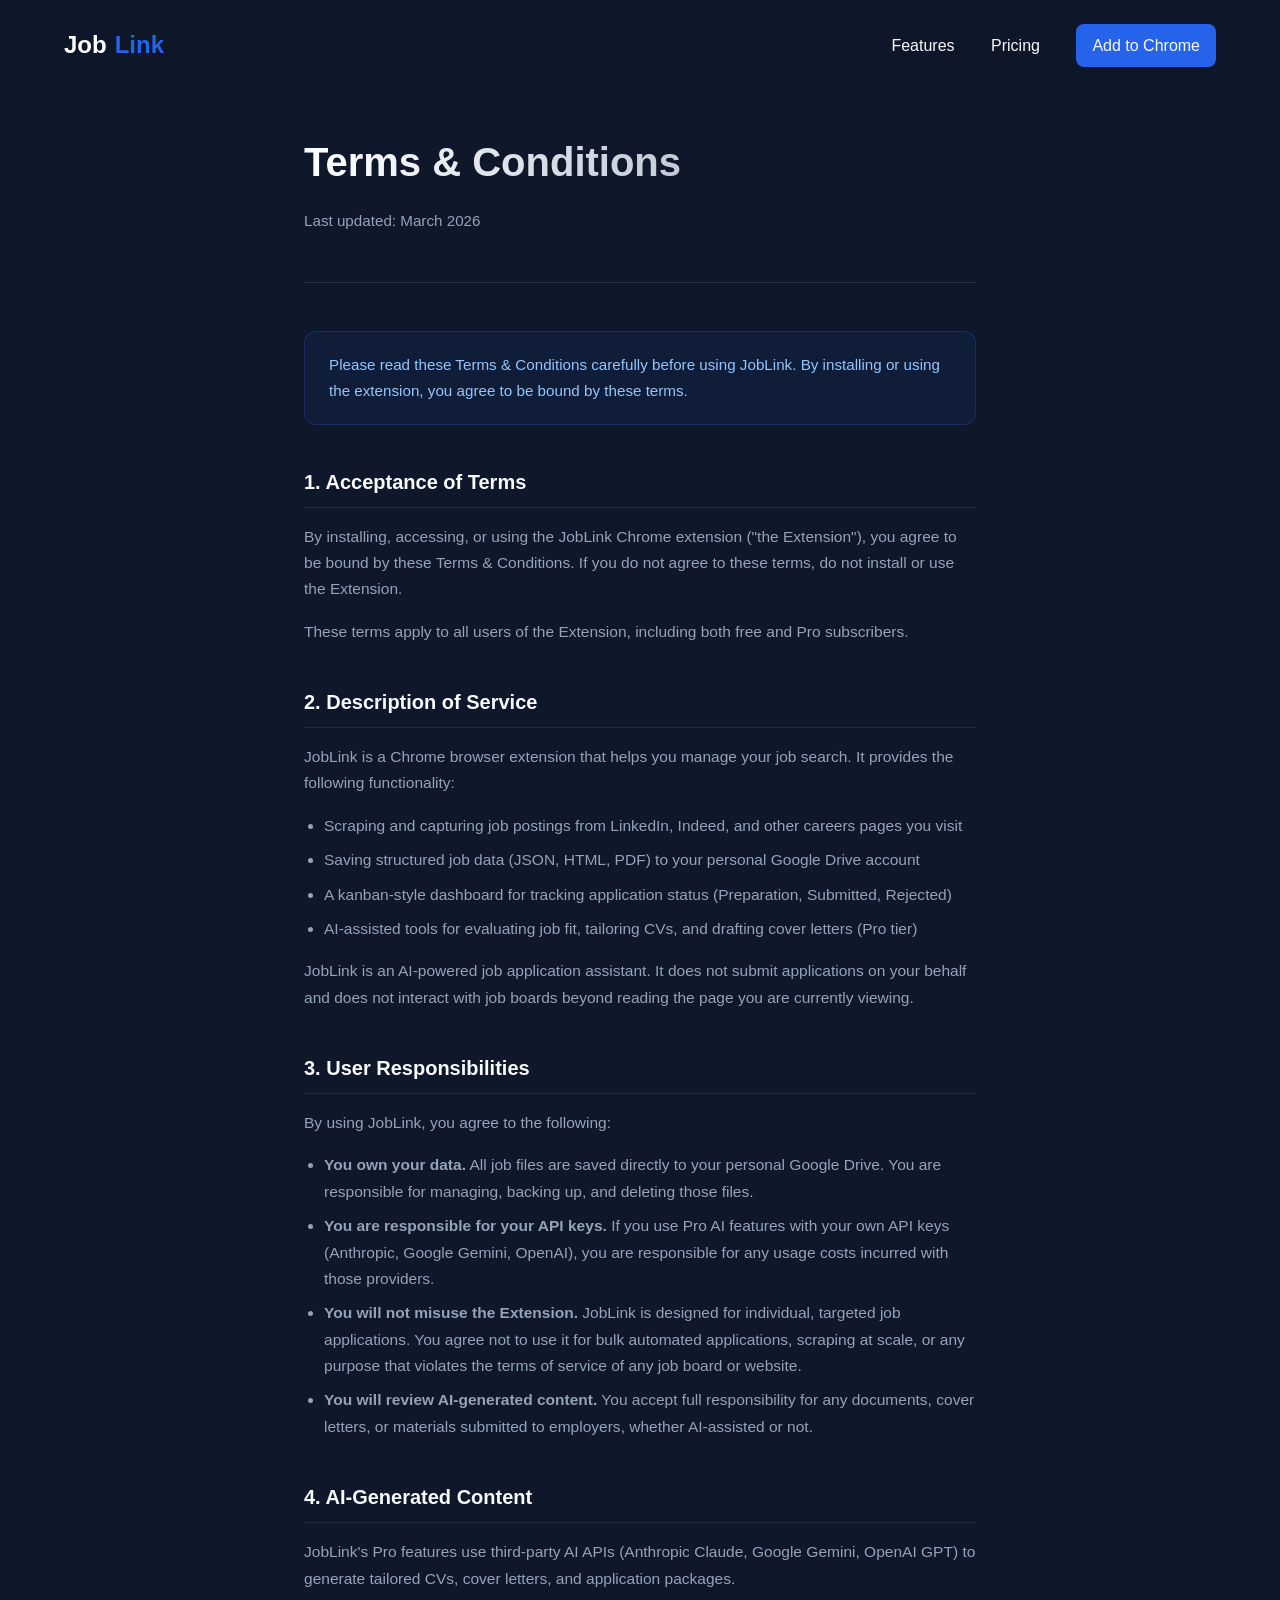
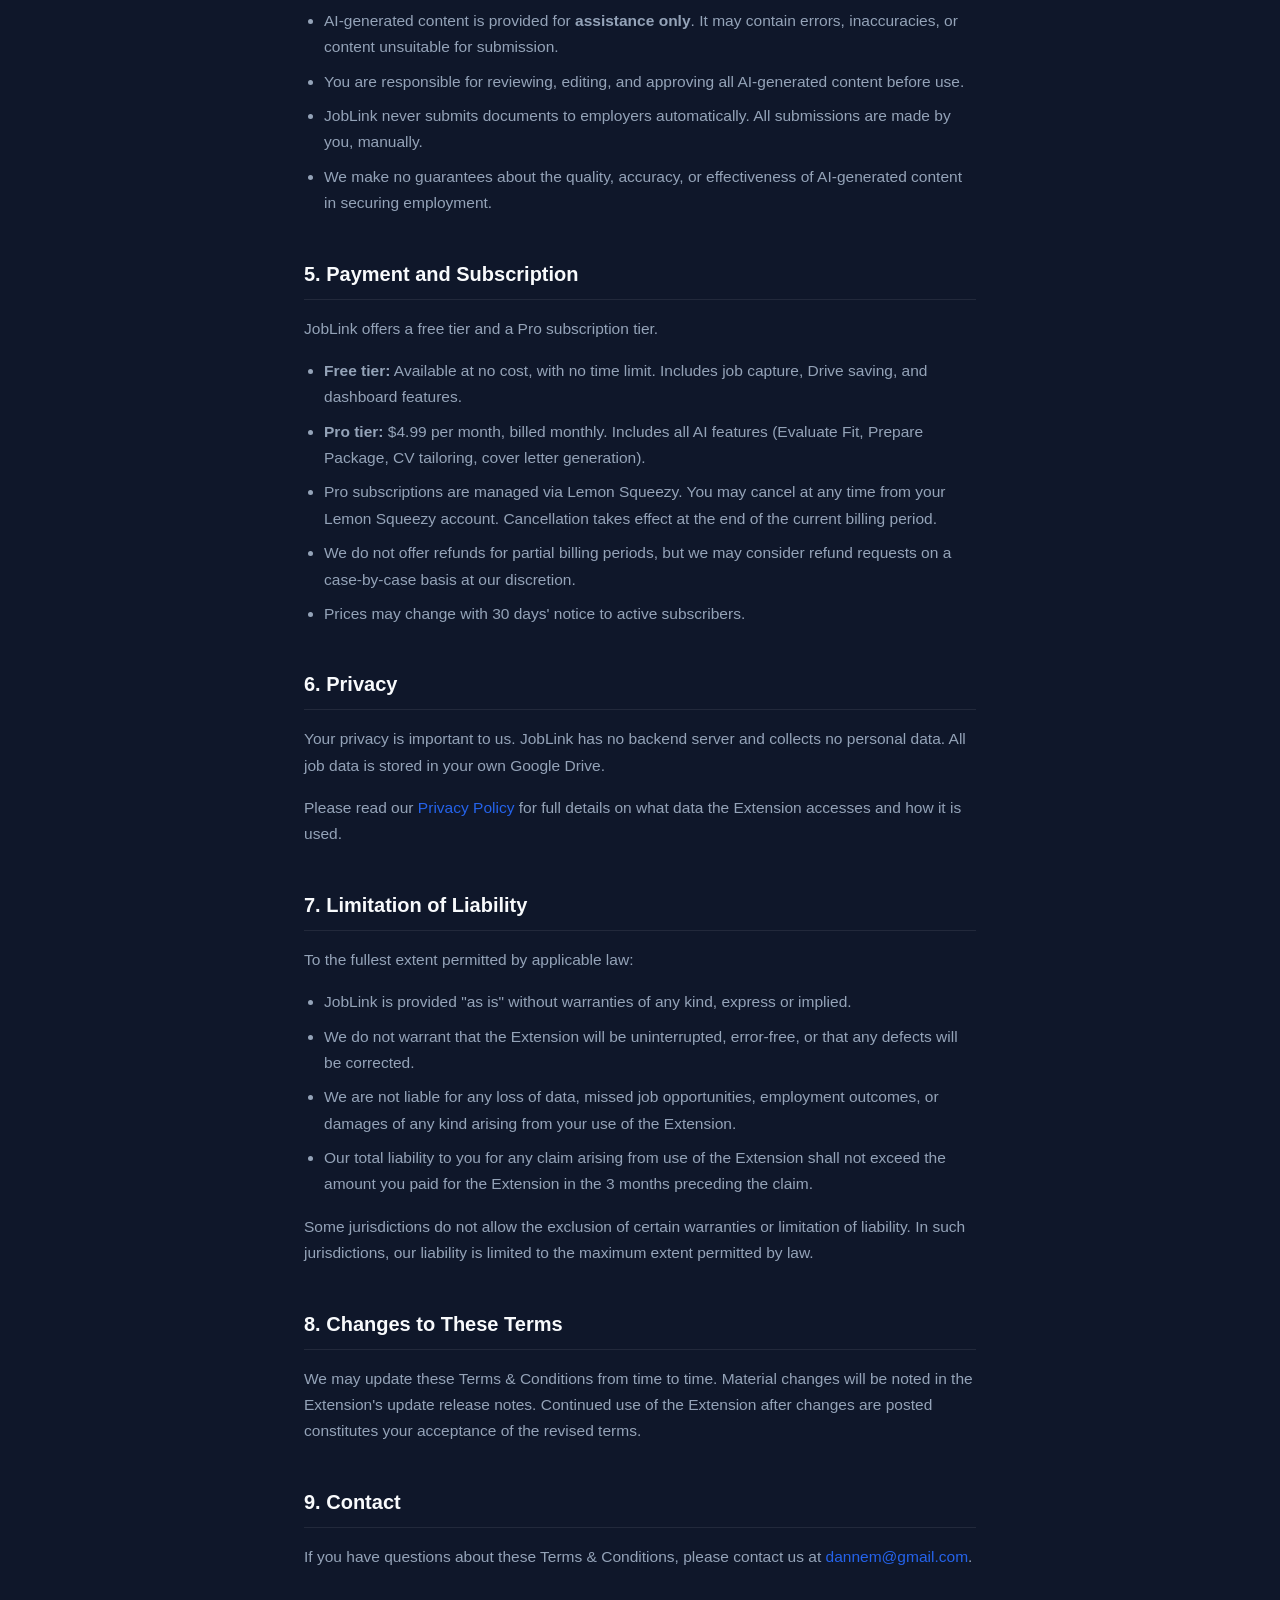
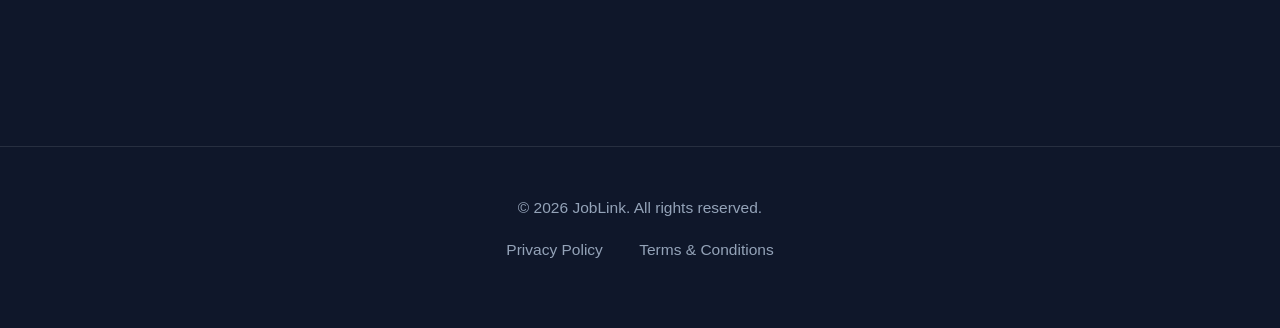
<file: docs/terms.html>
<!DOCTYPE html>
<html lang="en">
<head>
    <meta charset="UTF-8">
    <meta name="viewport" content="width=device-width, initial-scale=1.0">
    <title>JobLink | Terms & Conditions</title>
    <style>
        :root {
            --primary: #2563eb;
            --primary-hover: #1d4ed8;
            --bg-dark: #0f172a;
            --text-light: #f8fafc;
            --text-muted: #94a3b8;
            --card-bg: #1e293b;
            --accent: #10b981;
        }

        * {
            margin: 0;
            padding: 0;
            box-sizing: border-box;
            font-family: -apple-system, BlinkMacSystemFont, "Segoe UI", Roboto, Helvetica, Arial, sans-serif;
        }

        body {
            background-color: var(--bg-dark);
            color: var(--text-light);
            line-height: 1.7;
        }

        nav {
            display: flex;
            justify-content: space-between;
            align-items: center;
            padding: 1.5rem 5%;
            background-color: rgba(15, 23, 42, 0.9);
            backdrop-filter: blur(10px);
            position: fixed;
            width: 100%;
            top: 0;
            z-index: 100;
        }

        .logo {
            font-size: 1.5rem;
            font-weight: bold;
            color: white;
            text-decoration: none;
            display: flex;
            align-items: center;
            gap: 0.5rem;
        }

        .logo span { color: var(--primary); }

        .nav-links a {
            color: var(--text-light);
            text-decoration: none;
            margin-left: 2rem;
            font-weight: 500;
            transition: color 0.3s ease;
        }

        .nav-links a:hover { color: var(--primary); }

        .btn {
            display: inline-block;
            padding: 1rem 2rem;
            border-radius: 8px;
            font-weight: 600;
            text-decoration: none;
            transition: transform 0.2s ease, background-color 0.2s ease;
        }

        .btn-primary {
            background-color: var(--primary);
            color: white;
        }

        .btn-primary:hover {
            background-color: var(--primary-hover);
            transform: translateY(-2px);
        }

        main {
            max-width: 800px;
            margin: 0 auto;
            padding: 8rem 5% 5rem;
        }

        .page-header {
            margin-bottom: 3rem;
            padding-bottom: 2rem;
            border-bottom: 1px solid rgba(255,255,255,0.1);
        }

        .page-header h1 {
            font-size: 2.5rem;
            margin-bottom: 0.75rem;
            background: linear-gradient(to right, #fff, #94a3b8);
            -webkit-background-clip: text;
            -webkit-text-fill-color: transparent;
        }

        .page-header p {
            color: var(--text-muted);
            font-size: 0.95rem;
        }

        h2 {
            font-size: 1.25rem;
            font-weight: 700;
            color: var(--text-light);
            margin-top: 2.5rem;
            margin-bottom: 1rem;
            padding-bottom: 0.5rem;
            border-bottom: 1px solid rgba(255,255,255,0.08);
        }

        p {
            color: var(--text-muted);
            margin-bottom: 1rem;
            font-size: 0.97rem;
        }

        ul {
            margin: 0.5rem 0 1rem 1.25rem;
            color: var(--text-muted);
            font-size: 0.97rem;
        }

        ul li {
            margin-bottom: 0.5rem;
        }

        a {
            color: var(--primary);
            text-decoration: none;
        }

        a:hover {
            text-decoration: underline;
        }

        .highlight-box {
            background: rgba(37, 99, 235, 0.08);
            border: 1px solid rgba(37, 99, 235, 0.25);
            border-radius: 12px;
            padding: 1.25rem 1.5rem;
            margin: 1.5rem 0;
            color: #93c5fd;
            font-size: 0.95rem;
        }

        .footer {
            text-align: center;
            padding: 3rem 5%;
            border-top: 1px solid rgba(255,255,255,0.1);
            color: var(--text-muted);
            margin-top: 5rem;
        }

        .footer a {
            color: var(--text-muted);
            text-decoration: none;
            margin: 0 1rem;
        }

        .footer a:hover {
            color: var(--text-light);
        }
    </style>
</head>
<body>

    <nav>
        <a href="index.html" class="logo">Job<span>Link</span></a>
        <div class="nav-links">
            <a href="index.html#features">Features</a>
            <a href="index.html#pricing">Pricing</a>
            <a href="https://chrome.google.com/webstore/detail/joblink" class="btn btn-primary" style="padding: 0.5rem 1rem;">Add to Chrome</a>
        </div>
    </nav>

    <main>
        <div class="page-header">
            <h1>Terms & Conditions</h1>
            <p>Last updated: March 2026</p>
        </div>

        <div class="highlight-box">
            Please read these Terms & Conditions carefully before using JobLink. By installing or using the extension, you agree to be bound by these terms.
        </div>

        <h2>1. Acceptance of Terms</h2>
        <p>By installing, accessing, or using the JobLink Chrome extension ("the Extension"), you agree to be bound by these Terms & Conditions. If you do not agree to these terms, do not install or use the Extension.</p>
        <p>These terms apply to all users of the Extension, including both free and Pro subscribers.</p>

        <h2>2. Description of Service</h2>
        <p>JobLink is a Chrome browser extension that helps you manage your job search. It provides the following functionality:</p>
        <ul>
            <li>Scraping and capturing job postings from LinkedIn, Indeed, and other careers pages you visit</li>
            <li>Saving structured job data (JSON, HTML, PDF) to your personal Google Drive account</li>
            <li>A kanban-style dashboard for tracking application status (Preparation, Submitted, Rejected)</li>
            <li>AI-assisted tools for evaluating job fit, tailoring CVs, and drafting cover letters (Pro tier)</li>
        </ul>
        <p>JobLink is an AI-powered job application assistant. It does not submit applications on your behalf and does not interact with job boards beyond reading the page you are currently viewing.</p>

        <h2>3. User Responsibilities</h2>
        <p>By using JobLink, you agree to the following:</p>
        <ul>
            <li><strong>You own your data.</strong> All job files are saved directly to your personal Google Drive. You are responsible for managing, backing up, and deleting those files.</li>
            <li><strong>You are responsible for your API keys.</strong> If you use Pro AI features with your own API keys (Anthropic, Google Gemini, OpenAI), you are responsible for any usage costs incurred with those providers.</li>
            <li><strong>You will not misuse the Extension.</strong> JobLink is designed for individual, targeted job applications. You agree not to use it for bulk automated applications, scraping at scale, or any purpose that violates the terms of service of any job board or website.</li>
            <li><strong>You will review AI-generated content.</strong> You accept full responsibility for any documents, cover letters, or materials submitted to employers, whether AI-assisted or not.</li>
        </ul>

        <h2>4. AI-Generated Content</h2>
        <p>JobLink's Pro features use third-party AI APIs (Anthropic Claude, Google Gemini, OpenAI GPT) to generate tailored CVs, cover letters, and application packages.</p>
        <ul>
            <li>AI-generated content is provided for <strong>assistance only</strong>. It may contain errors, inaccuracies, or content unsuitable for submission.</li>
            <li>You are responsible for reviewing, editing, and approving all AI-generated content before use.</li>
            <li>JobLink never submits documents to employers automatically. All submissions are made by you, manually.</li>
            <li>We make no guarantees about the quality, accuracy, or effectiveness of AI-generated content in securing employment.</li>
        </ul>

        <h2>5. Payment and Subscription</h2>
        <p>JobLink offers a free tier and a Pro subscription tier.</p>
        <ul>
            <li><strong>Free tier:</strong> Available at no cost, with no time limit. Includes job capture, Drive saving, and dashboard features.</li>
            <li><strong>Pro tier:</strong> $4.99 per month, billed monthly. Includes all AI features (Evaluate Fit, Prepare Package, CV tailoring, cover letter generation).</li>
            <li>Pro subscriptions are managed via Lemon Squeezy. You may cancel at any time from your Lemon Squeezy account. Cancellation takes effect at the end of the current billing period.</li>
            <li>We do not offer refunds for partial billing periods, but we may consider refund requests on a case-by-case basis at our discretion.</li>
            <li>Prices may change with 30 days' notice to active subscribers.</li>
        </ul>

        <h2>6. Privacy</h2>
        <p>Your privacy is important to us. JobLink has no backend server and collects no personal data. All job data is stored in your own Google Drive.</p>
        <p>Please read our <a href="privacy.html">Privacy Policy</a> for full details on what data the Extension accesses and how it is used.</p>

        <h2>7. Limitation of Liability</h2>
        <p>To the fullest extent permitted by applicable law:</p>
        <ul>
            <li>JobLink is provided "as is" without warranties of any kind, express or implied.</li>
            <li>We do not warrant that the Extension will be uninterrupted, error-free, or that any defects will be corrected.</li>
            <li>We are not liable for any loss of data, missed job opportunities, employment outcomes, or damages of any kind arising from your use of the Extension.</li>
            <li>Our total liability to you for any claim arising from use of the Extension shall not exceed the amount you paid for the Extension in the 3 months preceding the claim.</li>
        </ul>
        <p>Some jurisdictions do not allow the exclusion of certain warranties or limitation of liability. In such jurisdictions, our liability is limited to the maximum extent permitted by law.</p>

        <h2>8. Changes to These Terms</h2>
        <p>We may update these Terms & Conditions from time to time. Material changes will be noted in the Extension's update release notes. Continued use of the Extension after changes are posted constitutes your acceptance of the revised terms.</p>

        <h2>9. Contact</h2>
        <p>If you have questions about these Terms & Conditions, please contact us at <a href="mailto:dannem@gmail.com">dannem@gmail.com</a>.</p>

    </main>

    <footer class="footer">
        <p>&copy; 2026 JobLink. All rights reserved.</p>
        <p style="margin-top: 0.5rem;">
            <a href="privacy.html">Privacy Policy</a>
            <a href="terms.html">Terms & Conditions</a>
        </p>
    </footer>

</body>
</html>
</file>
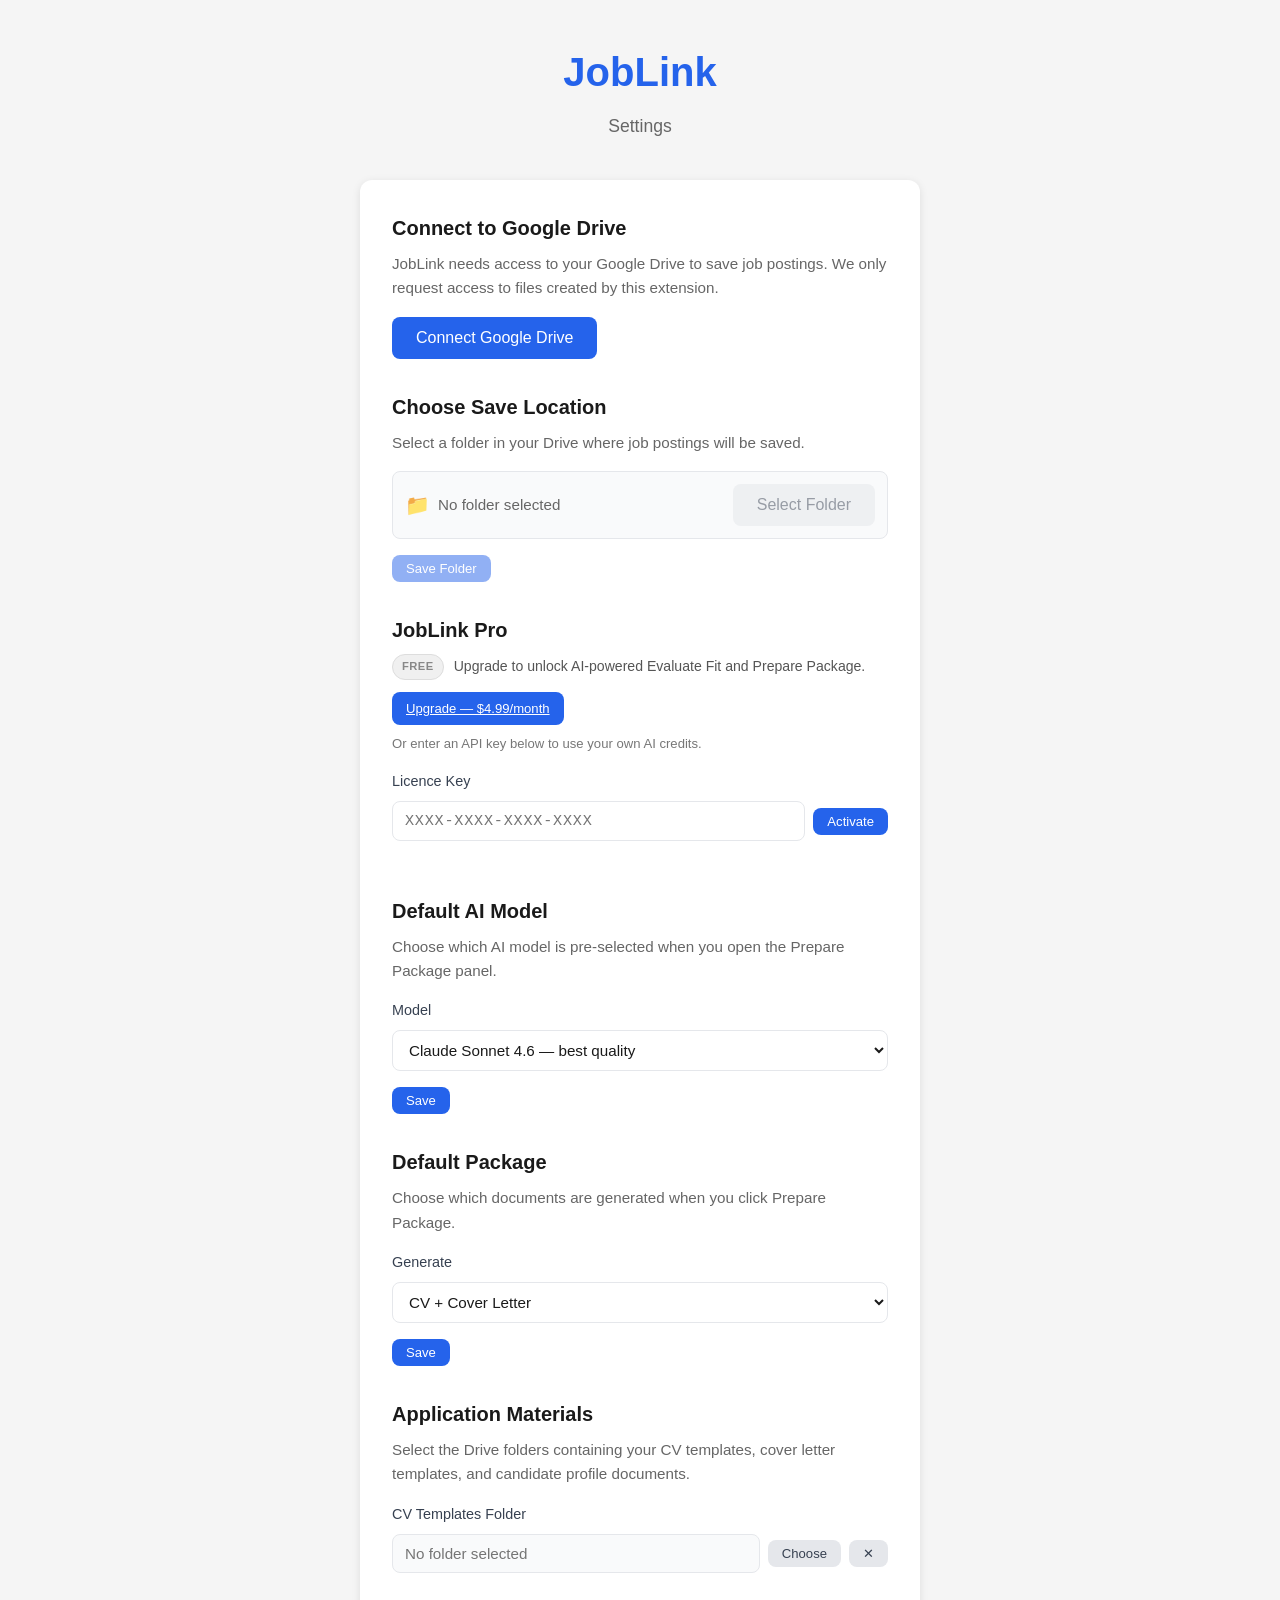
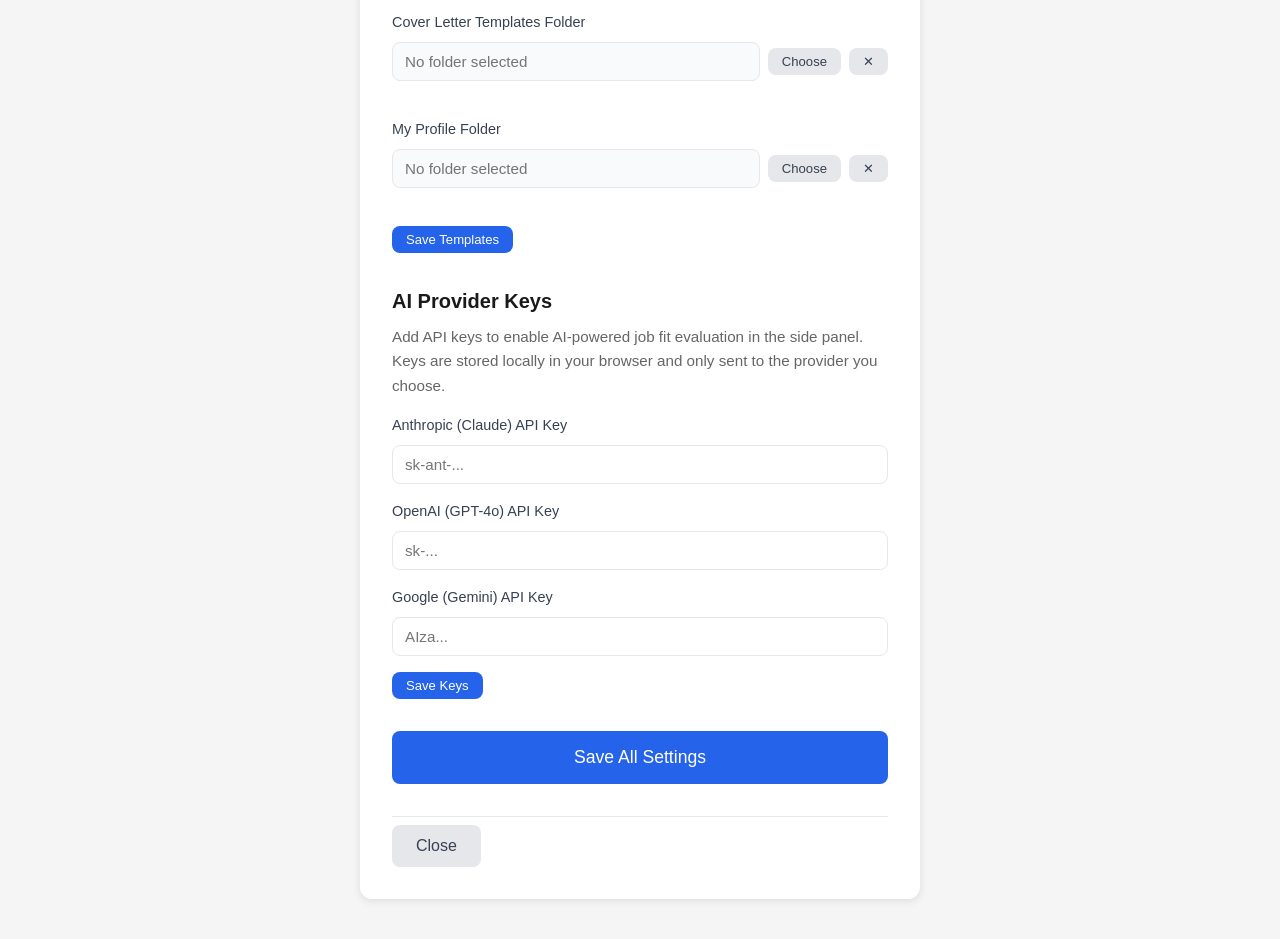
<file: setup/setup.html>
<!DOCTYPE html>
<html lang="en">
<head>
  <meta charset="UTF-8">
  <meta name="viewport" content="width=device-width, initial-scale=1.0">
  <title>JobLink Settings</title>
  <link rel="stylesheet" href="setup.css">
</head>
<body>
  <div class="container">
    <!-- Header / Logo Area -->
    <header class="header">
      <h1 class="logo">JobLink</h1>
      <p class="tagline">Settings</p>
    </header>

    <!-- First-run banner (shown only if SETUP_COMPLETE is not set) -->
    <div id="first-run-banner" class="first-run-banner" style="display: none;">
      <p class="first-run-title">&#128640; Welcome to JobLink — let's get you set up</p>
      <ol class="first-run-steps">
        <li id="setup-step-1">Connect your Google Drive account</li>
        <li id="setup-step-2">Choose a folder to save jobs into</li>
        <li id="setup-step-3">Add an API key <em>(optional — unlocks AI features)</em></li>
      </ol>
    </div>

    <!-- Error Message Area -->
    <div id="error-message" class="error-message" style="display: none;">
      <span class="error-icon">!</span>
      <span id="error-text"></span>
      <button id="error-dismiss" class="error-dismiss">&times;</button>
    </div>

    <main class="setup-content">

      <!-- ── 1. Google Drive Connection ─────────────────────────── -->
      <section class="setup-section">
        <h2>Connect to Google Drive</h2>
        <p class="section-description">
          JobLink needs access to your Google Drive to save job postings.
          We only request access to files created by this extension.
        </p>

        <!-- Not connected state -->
        <div id="drive-not-connected">
          <button id="connect-drive-btn" class="btn btn-primary">
            Connect Google Drive
          </button>
        </div>

        <!-- Connected state -->
        <div id="drive-connected" class="connection-status" style="display: none;">
          <span class="status-icon success">&#10003;</span>
          <div class="status-info">
            <span class="status-label">Connected as</span>
            <span id="connected-email" class="status-value"></span>
          </div>
          <button id="reconnect-drive-btn" class="btn btn-secondary btn-small">
            Reconnect
          </button>
        </div>
      </section>

      <!-- ── 2. Save Location ────────────────────────────────────── -->
      <section class="setup-section">
        <h2>Choose Save Location</h2>
        <p class="section-description">
          Select a folder in your Drive where job postings will be saved.
        </p>
        <div class="folder-selector">
          <div class="folder-display">
            <span class="folder-icon">&#128193;</span>
            <span id="selected-folder" class="folder-name">No folder selected</span>
          </div>
          <button id="select-folder-btn" class="btn btn-secondary" disabled>
            Select Folder
          </button>
        </div>

        <div class="section-footer">
          <button id="save-folder-btn" class="btn btn-primary btn-small" disabled>Save Folder</button>
          <span id="save-folder-confirm" class="save-confirm"></span>
        </div>
      </section>

      <!-- ── Pro Status ─────────────────────────────────────────── -->
      <section class="setup-section">
        <h2>JobLink Pro</h2>

        <!-- Status row -->
        <div id="pro-status-row" class="pro-status-row">
          <span id="pro-settings-badge" class="pro-badge pro-badge--free">Free</span>
          <span id="pro-status-description" class="pro-status-description">
            Upgrade to unlock AI-powered Evaluate Fit and Prepare Package.
          </span>
        </div>

        <!-- Upgrade CTA — shown when free -->
        <div id="pro-upgrade-cta" class="pro-upgrade-cta">
          <a href="https://joblink.lemonsqueezy.com/checkout/buy/86e5c3a4-5697-46f8-a0a0-94ca692f1608"
             target="_blank"
             rel="noopener noreferrer"
             class="btn btn-primary btn-small">
            Upgrade — $4.99/month
          </a>
          <p class="pro-upgrade-note">
            Or enter an API key below to use your own AI credits.
          </p>
        </div>

        <!-- Licence key input — always visible -->
        <div class="field-group" style="margin-top: 16px;">
          <label class="field-label" for="licence-key-input">Licence Key</label>
          <div class="licence-key-row">
            <input type="text"
                   id="licence-key-input"
                   class="field-input"
                   placeholder="XXXX-XXXX-XXXX-XXXX"
                   autocomplete="off"
                   spellcheck="false">
            <button id="activate-licence-btn" class="btn btn-primary btn-small">Activate</button>
          </div>
          <p id="licence-status-msg" class="field-status"></p>
        </div>

        <!-- Revoke link — only shown when a licence key is active -->
        <div id="revoke-licence-row" class="revoke-licence-row" style="display:none;">
          <button id="revoke-licence-btn" class="btn-link">Remove licence key</button>
        </div>

      </section>

      <!-- ── 3. Default AI Model ─────────────────────────────────── -->
      <section class="setup-section">
        <h2>Default AI Model</h2>
        <p class="section-description">
          Choose which AI model is pre-selected when you open the Prepare Package panel.
        </p>
        <div class="field-group">
          <label class="field-label" for="default-ai-model">Model</label>
          <select id="default-ai-model" class="api-key-input">
            <optgroup label="Anthropic">
              <option value="sonnet">Claude Sonnet 4.6 &mdash; best quality</option>
              <option value="haiku">Claude Haiku 4.5 &mdash; faster &amp; cheaper</option>
            </optgroup>
            <optgroup label="OpenAI">
              <option value="gpt-4o">GPT-4o</option>
              <option value="gpt-4o-mini">GPT-4o Mini</option>
              <option value="gpt-4-turbo">GPT-4 Turbo</option>
              <option value="o1">o1</option>
              <option value="o1-mini">o1-mini</option>
              <option value="o3-mini">o3-mini</option>
            </optgroup>
            <optgroup label="Google">
              <option value="geminiFlash25">Gemini 2.5 Flash</option>
              <option value="gemini-2.5-pro">Gemini 2.5 Pro</option>
            </optgroup>
          </select>
        </div>
        <div class="section-footer">
          <button id="save-model-btn" class="btn btn-primary btn-small">Save</button>
          <span id="save-model-confirm" class="save-confirm"></span>
        </div>
      </section>

      <!-- ── 4. Default Package ──────────────────────────────────── -->
      <section class="setup-section">
        <h2>Default Package</h2>
        <p class="section-description">
          Choose which documents are generated when you click Prepare Package.
        </p>
        <div class="field-group">
          <label class="field-label" for="default-package">Generate</label>
          <select id="default-package" class="api-key-input">
            <option value="both">CV + Cover Letter</option>
            <option value="cv">CV only</option>
            <option value="cl">Cover Letter only</option>
            <option value="academic">Academic Package</option>
          </select>
        </div>
        <div class="section-footer">
          <button id="save-package-btn" class="btn btn-primary btn-small">Save</button>
          <span id="save-package-confirm" class="save-confirm"></span>
        </div>
      </section>

      <!-- ── 5. Application Materials ───────────────────────────── -->
      <section class="setup-section">
        <h2>Application Materials</h2>
        <p class="section-description">
          Select the Drive folders containing your CV templates, cover letter templates,
          and candidate profile documents.
        </p>

        <div class="field-group">
          <label class="field-label" for="cv-templates-folder-name">CV Templates Folder</label>
          <div class="folder-picker-row">
            <input type="text" id="cv-templates-folder-name" class="field-input" readonly placeholder="No folder selected">
            <button id="btn-pick-cv-templates" class="btn btn-secondary btn-small">Choose</button>
            <button id="cv-folder-clear-btn" class="btn btn-secondary btn-small" title="Clear selection">&#10005;</button>
          </div>
          <p id="cv-templates-status" class="field-status"></p>
        </div>

        <div class="field-group">
          <label class="field-label" for="cl-templates-folder-name">Cover Letter Templates Folder</label>
          <div class="folder-picker-row">
            <input type="text" id="cl-templates-folder-name" class="field-input" readonly placeholder="No folder selected">
            <button id="btn-pick-cl-templates" class="btn btn-secondary btn-small">Choose</button>
            <button id="cl-folder-clear-btn" class="btn btn-secondary btn-small" title="Clear selection">&#10005;</button>
          </div>
          <p id="cl-templates-status" class="field-status"></p>
        </div>

        <div class="field-group">
          <label class="field-label" for="profile-folder-name">My Profile Folder</label>
          <div class="folder-picker-row">
            <input type="text" id="profile-folder-name" class="field-input" readonly placeholder="No folder selected">
            <button id="btn-pick-profile" class="btn btn-secondary btn-small">Choose</button>
            <button id="profile-folder-clear-btn" class="btn btn-secondary btn-small" title="Clear selection">&#10005;</button>
          </div>
          <p id="profile-status" class="field-status"></p>
        </div>

        <div class="section-footer">
          <button id="save-templates-btn" class="btn btn-primary btn-small">Save Templates</button>
          <span id="save-templates-confirm" class="save-confirm"></span>
        </div>
      </section>

      <!-- ── 6. AI Provider Keys ─────────────────────────────────── -->
      <section class="setup-section">
        <h2>AI Provider Keys</h2>
        <p class="section-description">
          Add API keys to enable AI-powered job fit evaluation in the side panel.
          Keys are stored locally in your browser and only sent to the provider you choose.
        </p>

        <div class="api-key-group">
          <label class="field-label" for="anthropic-key">Anthropic (Claude) API Key</label>
          <input type="password" id="anthropic-key" class="api-key-input" placeholder="sk-ant-...">
        </div>

        <div class="api-key-group">
          <label class="field-label" for="openai-key">OpenAI (GPT-4o) API Key</label>
          <input type="password" id="openai-key" class="api-key-input" placeholder="sk-...">
        </div>

        <div class="api-key-group">
          <label class="field-label" for="gemini-key">Google (Gemini) API Key</label>
          <input type="password" id="gemini-key" class="api-key-input" placeholder="AIza...">
        </div>

        <div class="section-footer">
          <button id="save-keys-btn" class="btn btn-primary btn-small">Save Keys</button>
          <span id="save-keys-confirm" class="save-confirm"></span>
        </div>
      </section>

      <!-- ── Save All Settings ──────────────────────────────────── -->
      <section class="setup-section">
        <button id="save-all-btn" class="btn btn-primary btn-large">
          Save All Settings
        </button>
        <div id="save-all-success" class="msg msg--success" style="display: none;">
          All settings saved &#10003;
        </div>
      </section>

      <!-- ── Close button ───────────────────────────────────────── -->
      <div class="close-footer">
        <button id="close-tab-btn" class="btn btn-secondary">Close</button>
      </div>

    </main>
  </div>

  <script src="../utils/helpers.js"></script>
  <script src="../drive/drive-api.js"></script>
  <script src="setup.js"></script>

  <!-- Folder picker overlay — must be outside all sections so position:fixed works correctly -->
  <div id="folder-picker" class="folder-picker" style="display: none;">
    <div class="folder-picker-header">
      <span>Select a folder:</span>
      <div class="folder-picker-header-actions">
        <button id="folder-refresh-btn" class="folder-refresh-btn" title="Refresh folder list">&#8635;</button>
        <button id="folder-picker-close" class="folder-picker-close">&times;</button>
      </div>
    </div>
    <div class="folder-picker-nav">
      <button id="folder-nav-up" class="nav-btn" title="Go up" style="display: none;">
        <span class="nav-icon">&#8592;</span>
      </button>
      <div id="folder-breadcrumbs" class="breadcrumbs">
        <span class="breadcrumb-item active">My Drive</span>
      </div>
      <div class="folder-picker-actions">
        <button id="new-folder-btn" class="btn btn-secondary btn-small">+ New Folder</button>
        <button id="select-current-btn" class="btn btn-primary btn-small">Select this folder</button>
      </div>
    </div>
    <div id="folder-list" class="folder-list"></div>
  </div>
</body>
</html>
</file>
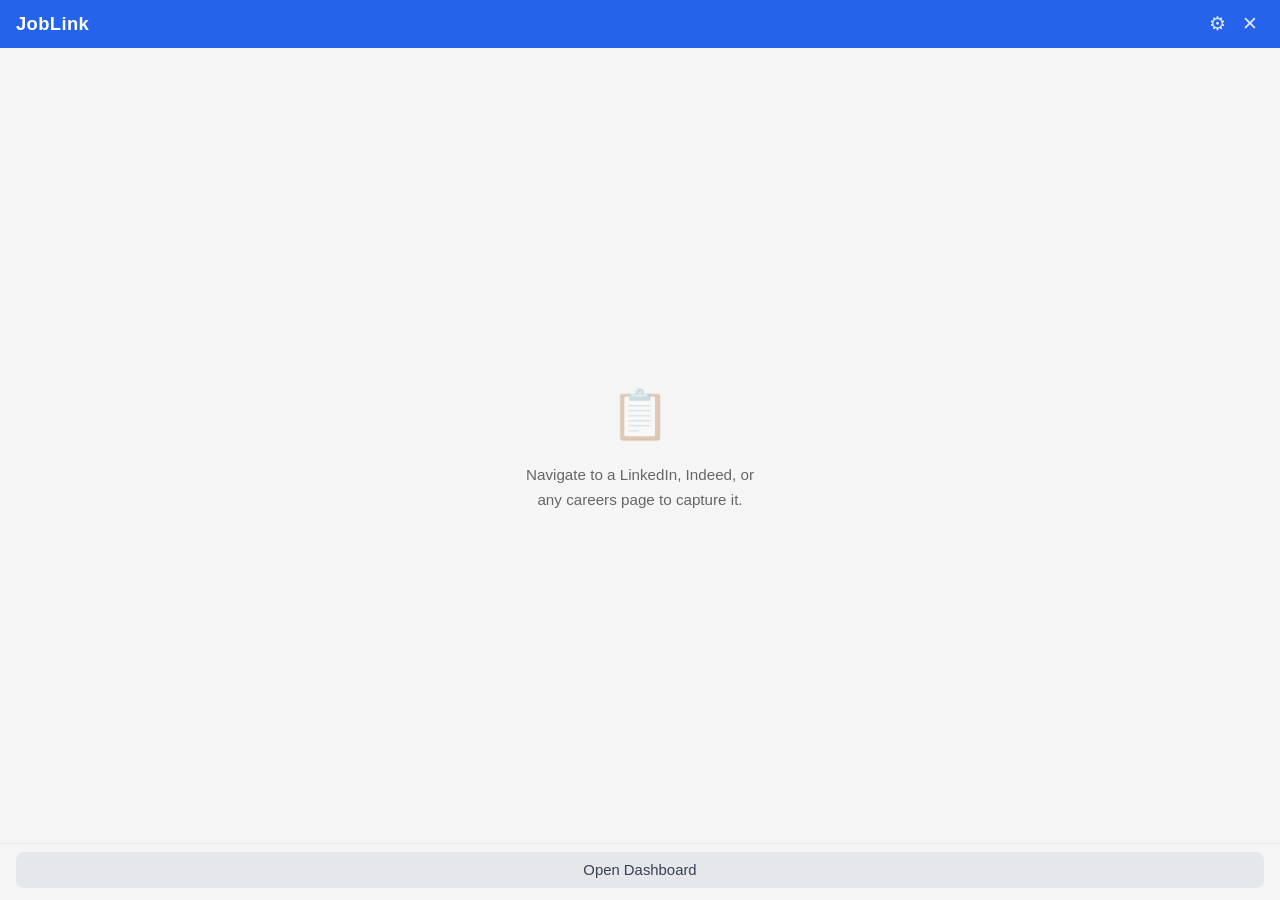
<file: sidepanel/sidepanel.html>
<!DOCTYPE html>
<html lang="en">
<head>
  <meta charset="UTF-8">
  <meta name="viewport" content="width=device-width, initial-scale=1.0">
  <title>JobLink</title>
  <link rel="stylesheet" href="sidepanel.css">
</head>
<body>

  <!-- ── Header ─────────────────────────────────────────────── -->
  <header class="panel-header">
    <span class="logo">JobLink</span>
    <span id="pro-status-badge" class="pro-badge pro-badge--free" style="display:none;">Free</span>
    <div class="header-actions">
      <button id="settings-btn" class="icon-btn" title="Open settings" aria-label="Open settings">&#9881;</button>
      <button id="close-btn" class="icon-btn" title="Close panel" aria-label="Close panel">&#10005;</button>
    </div>
  </header>

  <!-- ── Upgrade banner — shown to free users when they click a gated feature ── -->
  <div id="upgrade-banner" class="upgrade-banner" style="display:none;">
    <p class="upgrade-banner__msg">✨ <strong>JobLink Pro</strong> unlocks AI-powered Evaluate Fit and Prepare Package.</p>
    <div class="upgrade-banner__actions">
      <a id="upgrade-cta-btn" href="https://joblink.lemonsqueezy.com/checkout/buy/86e5c3a4-5697-46f8-a0a0-94ca692f1608" target="_blank" rel="noopener noreferrer" class="btn btn-primary btn-small">Upgrade — $4.99/month</a>
      <button id="upgrade-have-key-btn" class="btn btn-secondary btn-small">I have an API key</button>
    </div>
  </div>

  <!-- ── Global warning banner (shown above either state) ──── -->
  <div id="stale-warning" style="display: none;">
    <span>Stale data detected — refresh the page to capture the current job.</span>
    <button id="stale-warning-dismiss" aria-label="Dismiss">&#x2715;</button>
  </div>

  <!-- ── Empty state ────────────────────────────────────────── -->
  <div id="state-empty" class="panel-state panel-state--centered">
    <!-- Shown when setup is complete -->
    <div id="empty-configured">
      <div class="empty-icon">&#128203;</div>
      <p class="empty-msg">Navigate to a LinkedIn, Indeed, or any careers page to capture it.</p>
    </div>
    <!-- Shown on first run before setup is complete -->
    <div id="empty-unconfigured" style="display:none;">
      <div class="empty-icon">&#128640;</div>
      <p class="empty-msg"><strong>Welcome to JobLink!</strong></p>
      <p class="empty-msg-sub">Complete a quick setup to start saving jobs to your Google Drive.</p>
      <button id="btn-open-setup" class="btn btn-primary" style="margin-top:12px;">Open Settings to get started</button>
    </div>
  </div>

  <!-- ── Job loaded state ───────────────────────────────────── -->
  <div id="state-job" class="panel-state" style="display: none;">

    <!-- Source badge + capture time -->
    <div class="job-meta">
      <span id="source-badge" class="source-badge"></span>
      <span id="scraped-time" class="scraped-time"></span>
    </div>

    <!-- Editable fields -->
    <div class="fields">
      <div class="field-group">
        <label class="field-label" for="field-title">Job Title</label>
        <input id="field-title" type="text" class="field-input">
      </div>

      <div class="field-group">
        <label class="field-label" for="field-company">Company</label>
        <input id="field-company" type="text" class="field-input">
      </div>

      <div class="field-group">
        <label class="field-label" for="field-location">Location</label>
        <input id="field-location" type="text" class="field-input">
      </div>

      <div class="field-group">
        <label class="field-label">Application URL</label>
        <a id="field-url" href="#" target="_blank" rel="noopener noreferrer" class="field-url"></a>
      </div>

      <div class="field-group">
        <label class="field-label" for="field-description">Description</label>
        <textarea id="field-description" class="field-textarea"></textarea>
      </div>
    </div>

    <!-- Action buttons -->
    <div class="action-row">
      <button id="btn-save" class="btn btn-primary">Save to Drive</button>
      <button id="btn-check-status" class="btn btn-secondary">Check Status</button>
      <button id="btn-clear" class="btn btn-secondary">Clear</button>
    </div>
    <div id="status-result" style="display:none;" class="status-result"></div>

    <!-- Drive folder link — shown after a successful save -->
    <div id="drive-link-container" style="display: none;">
      <a id="drive-link" href="#" target="_blank" rel="noopener noreferrer">📁 View in Drive</a>
    </div>

    <div class="action-row action-row--package-model">
      <label for="package-type" class="selector-label">Package type</label>
      <select id="package-type" class="ai-selector">
        <option value="both">CV + Cover Letter</option>
        <option value="cv">CV only</option>
        <option value="cl">Cover Letter only</option>
        <option value="academic">Academic Package</option>
      </select>
    </div>

    <div class="action-row action-row--package-model">
      <label for="package-model" class="selector-label">AI model</label>
      <select id="package-model" class="ai-selector">
        <optgroup label="Anthropic">
          <option value="sonnet">Sonnet 4.6 — best quality</option>
          <option value="haiku">Haiku 4.5 — faster &amp; cheaper</option>
        </optgroup>
        <optgroup label="OpenAI">
          <option value="gpt-4o">GPT-4o</option>
          <option value="gpt-4o-mini">GPT-4o Mini</option>
          <option value="gpt-4-turbo">GPT-4 Turbo</option>
          <option value="o1">o1</option>
          <option value="o1-mini">o1-mini</option>
          <option value="o3-mini">o3-mini</option>
        </optgroup>
        <optgroup label="Google">
          <option value="geminiFlash3">Gemini 3 Flash — best quality</option>
          <option value="geminiPro31">Gemini 3.1 Pro — most capable</option>
          <option value="geminiFlashLite">Gemini 3.1 Flash-Lite — fastest</option>
          <option value="gemini25Flash">Gemini 2.5 Flash — stable</option>
        </optgroup>
      </select>
    </div>

    <div class="action-row action-row--package">
      <button id="btn-prepare-package" class="btn btn--package">
        📦 Prepare Package
      </button>
    </div>

    <!-- Step-by-step progress for Prepare Package -->
    <div id="package-progress" style="display:none;">
      <div class="progress-step progress-step--pending" id="progress-step-0">
        <span class="progress-icon">⏳</span>
        <span class="progress-label">Reading profile from Drive</span>
      </div>
      <div class="progress-step progress-step--pending" id="progress-step-1">
        <span class="progress-icon">⏳</span>
        <span class="progress-label">Reading CV template</span>
      </div>
      <div class="progress-step progress-step--pending" id="progress-step-2">
        <span class="progress-icon">⏳</span>
        <span class="progress-label">Reading CL template</span>
      </div>
      <div class="progress-step progress-step--pending" id="progress-step-3">
        <span class="progress-icon">⏳</span>
        <span class="progress-label">Tailoring CV</span>
      </div>
      <div class="progress-step progress-step--pending" id="progress-step-4">
        <span class="progress-icon">⏳</span>
        <span class="progress-label">Tailoring cover letter</span>
      </div>
      <div class="progress-step progress-step--pending" id="progress-step-5">
        <span class="progress-icon">⏳</span>
        <span class="progress-label">Saving to Drive</span>
      </div>
      <div class="progress-step progress-step--pending" id="progress-step-6">
        <span class="progress-icon">⏳</span>
        <span class="progress-label">Research Statement</span>
      </div>
      <div class="progress-step progress-step--pending" id="progress-step-7">
        <span class="progress-icon">⏳</span>
        <span class="progress-label">Diversity Statement</span>
      </div>
      <div class="progress-step progress-step--pending" id="progress-step-8">
        <span class="progress-icon">⏳</span>
        <span class="progress-label">Teaching Statement</span>
      </div>
    </div>

    <div id="package-status" style="display:none;" class="package-status"></div>

    <!-- Status messages -->
    <div id="msg-success" class="msg msg--success" style="display: none;">Saved to Drive ✓</div>
    <div id="msg-error"   class="msg msg--error"   style="display: none;"></div>

    <!-- AI evaluation section -->
    <div class="ai-section">
      <div class="action-row">
        <button id="evaluate-fit-btn" class="btn btn-secondary">Evaluate Fit</button>
      </div>
<div id="ai-spinner" class="ai-spinner" style="display: none;">Evaluating…</div>
      <div id="ai-error" class="msg msg--error" style="display: none;"></div>

      <div id="ai-results" class="ai-results" style="display: none;">
        <div class="fit-score-card">
          <span class="fit-score-label">Fit Score</span>
          <span id="fit-score-number" class="fit-score-number">0</span>
          <span class="fit-score-suffix">/100</span>
        </div>

        <div class="collapsible">
          <button class="collapsible-toggle">Correspondence <span class="collapsible-arrow">▼</span></button>
          <div class="collapsible-body" style="display: none;">
            <p id="ai-correspondence"></p>
          </div>
        </div>

        <div class="collapsible">
          <button class="collapsible-toggle">Discrepancies <span class="collapsible-arrow">▼</span></button>
          <div class="collapsible-body" style="display: none;">
            <p id="ai-discrepancies"></p>
          </div>
        </div>

        <div class="collapsible">
          <button class="collapsible-toggle">Recommendation <span class="collapsible-arrow">▼</span></button>
          <div class="collapsible-body" style="display: none;">
            <p id="ai-recommendation"></p>
          </div>
        </div>

        <a id="ai-dashboard-link" href="#" target="_blank" class="dashboard-link" style="display: none;">View full report in Dashboard →</a>
      </div>
    </div>

  </div>

  <!-- ── Dashboard footer — always visible ─────────────────── -->
  <div class="panel-footer">
    <button id="btn-dashboard" class="btn btn-secondary">Open Dashboard</button>
  </div>

  <script src="../utils/helpers.js"></script>
  <script src="../drive/drive-api.js"></script>
  <script src="../utils/ai-helpers.js"></script>
  <script src="../assets/jspdf.umd.min.js"></script>
  <script src="sidepanel.js"></script>
</body>
</html>
</file>
<file: dashboard/dashboard.css>
/* ============================================================
   JobLink Dashboard Styles
   Primary blue : #2563eb / hover #1d4ed8
   Background   : #f5f5f5
   Card bg      : white
   Body text    : #333 / #1a1a1a
   Muted text   : #666 / #9ca3af
   Border       : #e5e7eb
   ============================================================ */

* {
  box-sizing: border-box;
  margin: 0;
  padding: 0;
}

body {
  font-family: -apple-system, BlinkMacSystemFont, 'Segoe UI', Roboto, Oxygen, Ubuntu, sans-serif;
  background: #f5f5f5;
  color: #333;
  line-height: 1.5;
  min-height: 100vh;
}

/* ── Header ─────────────────────────────────────────────── */

.dash-header {
  display: flex;
  align-items: center;
  gap: 12px;
  padding: 0 24px;
  height: 52px;
  background: #2563eb;
  color: white;
}

.dash-logo {
  font-size: 1.2rem;
  font-weight: 700;
  letter-spacing: 0.02em;
}

.dash-subtitle {
  font-size: 0.9rem;
  opacity: 0.8;
}

/* ── Banners ────────────────────────────────────────────── */

.error-banner {
  margin: 16px 24px 0;
  padding: 10px 14px;
  background: #fef2f2;
  border: 1px solid #fecaca;
  border-radius: 6px;
  color: #b91c1c;
  font-size: 0.875rem;
}

.loading-banner {
  margin: 16px 24px 0;
  padding: 10px 14px;
  background: #eff6ff;
  border: 1px solid #bfdbfe;
  border-radius: 6px;
  color: #1d4ed8;
  font-size: 0.875rem;
}

/* ── Statistics row ─────────────────────────────────────── */

.stats-row {
  display: flex;
  gap: 16px;
  padding: 20px 24px 8px;
}

.stat-card {
  flex: 1;
  background: white;
  border-radius: 8px;
  padding: 16px 20px;
  text-align: center;
  border: 1px solid #e5e7eb;
  box-shadow: 0 1px 3px rgba(0,0,0,0.06);
}

.stat-number {
  font-size: 2rem;
  font-weight: 700;
  line-height: 1;
}

.stat-label {
  font-size: 0.8rem;
  color: #666;
  margin-top: 4px;
  text-transform: uppercase;
  letter-spacing: 0.05em;
}

.stat-card--preparation .stat-number { color: #d97706; }
.stat-card--submitted   .stat-number { color: #2563eb; }
.stat-card--rejected    .stat-number { color: #dc2626; }

/* ── Job sections ───────────────────────────────────────── */

.job-section {
  margin: 16px 24px;
  background: white;
  border-radius: 8px;
  border: 1px solid #e5e7eb;
  box-shadow: 0 1px 3px rgba(0,0,0,0.06);
  overflow: hidden;
}

.section-toggle {
  width: 100%;
  display: flex;
  align-items: center;
  justify-content: space-between;
  padding: 14px 18px;
  background: none;
  border: none;
  cursor: pointer;
  font-size: 0.95rem;
  font-weight: 600;
  color: #1a1a1a;
  text-align: left;
}

.section-toggle:hover {
  background: #f9fafb;
}

.section-arrow {
  font-size: 0.75rem;
  color: #9ca3af;
  transition: transform 0.15s;
}

.section-toggle.collapsed .section-arrow {
  transform: rotate(-90deg);
}

.section-body {
  border-top: 1px solid #e5e7eb;
  overflow-x: auto;
}

.section-body.hidden {
  display: none;
}

/* ── Job table ──────────────────────────────────────────── */

.job-table {
  width: 100%;
  border-collapse: collapse;
  font-size: 0.85rem;
}

.job-table th {
  padding: 10px 12px;
  text-align: left;
  font-size: 0.75rem;
  font-weight: 600;
  color: #666;
  text-transform: uppercase;
  letter-spacing: 0.04em;
  background: #f9fafb;
  border-bottom: 1px solid #e5e7eb;
  white-space: nowrap;
}

.job-table td {
  padding: 10px 12px;
  border-bottom: 1px solid #f3f4f6;
  vertical-align: middle;
  color: #333;
}

.job-table tr:last-child td {
  border-bottom: none;
}

.job-table tr:hover td {
  background: #f9fafb;
}

.job-table .empty-row td {
  text-align: center;
  color: #9ca3af;
  font-style: italic;
  padding: 20px;
}

/* ── Table cell helpers ─────────────────────────────────── */

.cell-position {
  font-weight: 500;
  max-width: 200px;
}

.cell-salary {
  white-space: nowrap;
  color: #059669;
  font-weight: 500;
}

.cell-salary.empty {
  color: #9ca3af;
  font-weight: 400;
}

.type-badge {
  display: inline-block;
  padding: 2px 8px;
  border-radius: 999px;
  font-size: 0.72rem;
  font-weight: 600;
  text-transform: capitalize;
  background: #e5e7eb;
  color: #374151;
}

.type-badge--academic   { background: #dbeafe; color: #1d4ed8; }
.type-badge--research   { background: #d1fae5; color: #065f46; }
.type-badge--clinical   { background: #fce7f3; color: #9d174d; }
.type-badge--management { background: #fef3c7; color: #92400e; }
.type-badge--industry   { background: #ede9fe; color: #5b21b6; }
.type-badge--other      { background: #e5e7eb; color: #374151; }
.type-badge--loading    { background: #f3f4f6; color: #9ca3af; }

.drive-link {
  color: #2563eb;
  text-decoration: none;
  font-size: 0.8rem;
}

.drive-link:hover {
  text-decoration: underline;
}

/* ── Move To cell ───────────────────────────────────────── */

.move-cell {
  display: flex;
  align-items: center;
  gap: 6px;
  white-space: nowrap;
}

.move-select {
  font-size: 0.8rem;
  padding: 4px 6px;
  border: 1px solid #d1d5db;
  border-radius: 4px;
  background: white;
  color: #333;
  cursor: pointer;
}

.move-btn {
  font-size: 0.78rem;
  padding: 4px 10px;
  background: #2563eb;
  color: white;
  border: none;
  border-radius: 4px;
  cursor: pointer;
  font-weight: 500;
  white-space: nowrap;
}

.move-btn:hover {
  background: #1d4ed8;
}

.move-btn:disabled {
  background: #9ca3af;
  cursor: not-allowed;
}

.delete-btn {
  padding: 4px 10px;
  font-size: 0.78rem;
  border-radius: 4px;
  border: 1px solid #fca5a5;
  background: #fff;
  color: #dc2626;
  cursor: pointer;
  white-space: nowrap;
}
.delete-btn:hover {
  background: #fee2e2;
}
.bulk-btn--delete {
  background: #fff;
  color: #dc2626;
  border-color: #fca5a5;
}
.bulk-btn--delete:hover {
  background: #fee2e2;
}

/* ── Filter bar ─────────────────────────────────────────── */

.filter-bar {
  display: flex;
  align-items: center;
  gap: 10px;
  padding: 12px 24px;
  background: white;
  border-top: 1px solid #e5e7eb;
  border-bottom: 1px solid #e5e7eb;
  flex-wrap: wrap;
}

.filter-input {
  flex: 1;
  min-width: 180px;
  padding: 6px 10px;
  border: 1px solid #d1d5db;
  border-radius: 6px;
  font-size: 0.85rem;
  color: #333;
  background: white;
  font-family: inherit;
}

.filter-input:focus {
  outline: none;
  border-color: #2563eb;
  box-shadow: 0 0 0 2px rgba(37, 99, 235, 0.1);
}

.filter-select {
  padding: 6px 10px;
  border: 1px solid #d1d5db;
  border-radius: 6px;
  font-size: 0.85rem;
  color: #333;
  background: white;
  cursor: pointer;
  font-family: inherit;
}

.filter-select:focus {
  outline: none;
  border-color: #2563eb;
}

.filter-clear-btn {
  padding: 6px 14px;
  border: 1px solid #d1d5db;
  border-radius: 6px;
  font-size: 0.83rem;
  color: #666;
  background: white;
  cursor: pointer;
  white-space: nowrap;
  font-weight: 500;
  font-family: inherit;
}

.filter-clear-btn:hover {
  background: #f3f4f6;
  border-color: #9ca3af;
}

/* ── Sortable column headers ─────────────────────────────── */

th[data-column] {
  cursor: pointer;
  user-select: none;
}

th[data-column]:hover {
  background: #f3f4f6;
}

.sort-indicator {
  margin-left: 4px;
  color: #d1d5db;
  font-size: 0.7rem;
}

th[data-column].sort-active .sort-indicator {
  color: #374151;
  font-weight: 700;
}

/* ── Hidden utility ──────────────────────────────────────── */

.hidden {
  display: none !important;
}

/* ── Clickable table rows ────────────────────────────────── */

.job-table tbody tr[data-folder-id] {
  cursor: pointer;
}

/* ── Job detail overlay ──────────────────────────────────── */

.job-detail-overlay {
  position: fixed;
  inset: 0;
  background: rgba(0, 0, 0, 0.3);
  z-index: 100;
}

/* ── Job detail panel ────────────────────────────────────── */

.job-detail-panel {
  position: fixed;
  top: 0;
  right: 0;
  width: 480px;
  height: 100vh;
  background: white;
  box-shadow: -4px 0 24px rgba(0, 0, 0, 0.12);
  z-index: 101;
  display: flex;
  flex-direction: column;
  transform: translateX(100%);
  transition: transform 0.25s ease;
}

.job-detail-panel.open {
  transform: translateX(0);
}

.job-detail-header {
  display: flex;
  align-items: flex-start;
  justify-content: space-between;
  gap: 12px;
  padding: 18px 20px 14px;
  border-bottom: 1px solid #e5e7eb;
  flex-shrink: 0;
}

.job-detail-header h2 {
  font-size: 1rem;
  font-weight: 700;
  color: #1a1a1a;
  line-height: 1.4;
}

#detail-close {
  flex-shrink: 0;
  background: none;
  border: none;
  font-size: 1rem;
  color: #9ca3af;
  cursor: pointer;
  padding: 2px 6px;
  line-height: 1;
  border-radius: 4px;
}

#detail-close:hover {
  color: #374151;
  background: #f3f4f6;
}

.job-detail-body {
  flex: 1;
  overflow-y: auto;
  padding: 0 20px 24px;
}

.job-detail-meta {
  display: flex;
  flex-wrap: wrap;
  gap: 14px 20px;
  padding: 14px 0;
  border-bottom: 1px solid #f3f4f6;
}

.detail-meta-item {
  display: flex;
  flex-direction: column;
  gap: 3px;
}

.detail-meta-label {
  font-size: 0.68rem;
  color: #9ca3af;
  text-transform: uppercase;
  letter-spacing: 0.05em;
  font-weight: 600;
}

.detail-meta-value {
  font-size: 0.85rem;
  color: #333;
  font-weight: 500;
}

.detail-meta-value.salary {
  color: #059669;
}

.status-badge {
  display: inline-block;
  padding: 2px 8px;
  border-radius: 999px;
  font-size: 0.72rem;
  font-weight: 600;
  text-transform: capitalize;
}

.status-badge--preparation { background: #fef3c7; color: #92400e; }
.status-badge--submitted   { background: #dbeafe; color: #1d4ed8; }
.status-badge--rejected    { background: #fee2e2; color: #b91c1c; }

.job-detail-actions {
  padding: 12px 0;
  border-bottom: 1px solid #f3f4f6;
}

.job-detail-files,
.job-detail-notes,
.job-detail-description {
  padding: 14px 0;
  border-bottom: 1px solid #f3f4f6;
}

.job-detail-description {
  border-bottom: none;
}

.job-detail-files h3,
.job-detail-notes h3,
.job-detail-description h3 {
  font-size: 0.78rem;
  font-weight: 600;
  color: #9ca3af;
  text-transform: uppercase;
  letter-spacing: 0.05em;
  margin-bottom: 10px;
}

.detail-file-link {
  display: block;
  padding: 5px 0;
  color: #2563eb;
  text-decoration: none;
  font-size: 0.85rem;
  border-bottom: 1px solid #f9fafb;
}

.detail-file-link:last-child {
  border-bottom: none;
}

.detail-file-link:hover {
  text-decoration: underline;
}

#detail-notes {
  width: 100%;
  height: 100px;
  padding: 8px 10px;
  border: 1px solid #d1d5db;
  border-radius: 6px;
  font-size: 0.85rem;
  font-family: inherit;
  color: #333;
  resize: vertical;
  line-height: 1.5;
}

#detail-notes:focus {
  outline: none;
  border-color: #2563eb;
  box-shadow: 0 0 0 2px rgba(37, 99, 235, 0.1);
}

#detail-save-notes {
  margin-top: 8px;
  padding: 6px 14px;
  background: #2563eb;
  color: white;
  border: none;
  border-radius: 4px;
  font-size: 0.83rem;
  font-weight: 500;
  cursor: pointer;
  font-family: inherit;
}

#detail-save-notes:hover {
  background: #1d4ed8;
}

#detail-save-notes:disabled {
  background: #9ca3af;
  cursor: not-allowed;
}

#detail-description {
  font-size: 0.83rem;
  color: #333;
  line-height: 1.7;
  white-space: pre-wrap;
  word-break: break-word;
}

/* ── Checkbox column ─────────────────────────────────────── */

.job-table th.col-checkbox,
.job-table td.col-checkbox {
  width: 32px;
  min-width: 32px;
  padding: 10px 4px 10px 12px;
  text-align: center;
}

.col-checkbox input[type="checkbox"] {
  cursor: pointer;
}

/* ── Bulk action bar ─────────────────────────────────────── */

.bulk-bar {
  display: flex;
  align-items: center;
  gap: 8px;
  padding: 10px 16px;
  background: #eff6ff;
  border-top: 1px solid #bfdbfe;
  flex-wrap: wrap;
  font-size: 0.85rem;
  color: #374151;
}

.bulk-count {
  font-weight: 600;
  color: #1d4ed8;
}

.bulk-sep {
  color: #9ca3af;
}

.bulk-move-select {
  padding: 4px 8px;
  border: 1px solid #bfdbfe;
  border-radius: 4px;
  font-size: 0.83rem;
  background: white;
  color: #374151;
  cursor: pointer;
  font-family: inherit;
}

.bulk-btn {
  padding: 4px 12px;
  border: none;
  border-radius: 4px;
  font-size: 0.83rem;
  font-weight: 500;
  cursor: pointer;
  font-family: inherit;
  white-space: nowrap;
}

.bulk-btn--move {
  background: #2563eb;
  color: white;
}

.bulk-btn--move:hover:not(:disabled) {
  background: #1d4ed8;
}

.bulk-btn--move:disabled {
  background: #9ca3af;
  cursor: not-allowed;
}

.bulk-btn--reject {
  background: #fee2e2;
  color: #b91c1c;
}

.bulk-btn--reject:hover:not(:disabled) {
  background: #fecaca;
}

.bulk-btn--reject:disabled {
  opacity: 0.5;
  cursor: not-allowed;
}

.bulk-btn--clear {
  background: #f3f4f6;
  color: #374151;
}

.bulk-btn--clear:hover {
  background: #e5e7eb;
}
</file>
<file: setup/setup.css>
/* Setup page styles for JobLink extension */

* {
  box-sizing: border-box;
  margin: 0;
  padding: 0;
}

body {
  font-family: -apple-system, BlinkMacSystemFont, 'Segoe UI', Roboto, Oxygen, Ubuntu, sans-serif;
  background-color: #f5f5f5;
  color: #333;
  line-height: 1.6;
  min-height: 100vh;
}

.container {
  max-width: 600px;
  margin: 0 auto;
  padding: 40px 20px;
}

/* Header / Logo */
.header {
  text-align: center;
  margin-bottom: 40px;
}

.logo {
  font-size: 2.5rem;
  font-weight: 700;
  color: #2563eb;
  margin-bottom: 8px;
}

.tagline {
  color: #666;
  font-size: 1.1rem;
}

/* Setup Content */
.setup-content {
  background: white;
  border-radius: 12px;
  box-shadow: 0 2px 8px rgba(0, 0, 0, 0.1);
  padding: 32px;
}

/* Error Message */
.error-message {
  display: flex;
  align-items: center;
  gap: 12px;
  padding: 12px 16px;
  background-color: #fef2f2;
  border: 1px solid #fecaca;
  border-radius: 8px;
  margin-bottom: 24px;
  color: #991b1b;
}

.error-icon {
  display: flex;
  align-items: center;
  justify-content: center;
  width: 24px;
  height: 24px;
  background-color: #dc2626;
  color: white;
  font-weight: bold;
  border-radius: 50%;
  flex-shrink: 0;
}

#error-text {
  flex: 1;
  font-size: 0.95rem;
}

.error-dismiss {
  background: none;
  border: none;
  color: #991b1b;
  font-size: 1.25rem;
  cursor: pointer;
  padding: 0;
  line-height: 1;
}

.error-dismiss:hover {
  color: #7f1d1d;
}

/* Sections */
.setup-section {
  margin-bottom: 32px;
}

.setup-section:last-child {
  margin-bottom: 0;
}

.setup-section h2 {
  font-size: 1.25rem;
  font-weight: 600;
  margin-bottom: 8px;
  color: #1a1a1a;
}

.section-description {
  color: #666;
  font-size: 0.95rem;
  margin-bottom: 16px;
}

/* Buttons */
.btn {
  display: inline-flex;
  align-items: center;
  justify-content: center;
  padding: 12px 24px;
  font-size: 1rem;
  font-weight: 500;
  border: none;
  border-radius: 8px;
  cursor: pointer;
  transition: all 0.2s ease;
}

.btn:disabled {
  opacity: 0.5;
  cursor: not-allowed;
}

.btn-primary {
  background-color: #2563eb;
  color: white;
}

.btn-primary:hover:not(:disabled) {
  background-color: #1d4ed8;
}

.btn-secondary {
  background-color: #e5e7eb;
  color: #374151;
}

.btn-secondary:hover:not(:disabled) {
  background-color: #d1d5db;
}

.btn-large {
  width: 100%;
  padding: 16px 24px;
  font-size: 1.1rem;
}

.btn-small {
  padding: 8px 16px;
  font-size: 0.9rem;
}

.btn-tiny {
  padding: 6px 12px;
  font-size: 0.8rem;
  border-radius: 6px;
}

/* Connection Status */
.connection-status {
  display: flex;
  align-items: center;
  gap: 12px;
  padding: 16px;
  background-color: #f0fdf4;
  border: 1px solid #bbf7d0;
  border-radius: 8px;
}

.status-icon {
  display: flex;
  align-items: center;
  justify-content: center;
  width: 32px;
  height: 32px;
  border-radius: 50%;
  font-size: 1.25rem;
  flex-shrink: 0;
}

.status-icon.success {
  background-color: #10b981;
  color: white;
}

.status-info {
  display: flex;
  flex-direction: column;
}

.status-label {
  font-size: 0.85rem;
  color: #666;
}

.status-value {
  font-weight: 500;
  color: #166534;
}

/* Folder Selector */
.folder-selector {
  display: flex;
  align-items: center;
  gap: 12px;
  padding: 12px;
  background-color: #f9fafb;
  border: 1px solid #e5e7eb;
  border-radius: 8px;
}

.folder-selector.disabled {
  opacity: 0.5;
}

.folder-selector.selected {
  background-color: #f0fdf4;
  border-color: #bbf7d0;
}

.folder-display {
  display: flex;
  align-items: center;
  gap: 8px;
  flex: 1;
}

.folder-icon {
  font-size: 1.25rem;
}

.folder-name {
  color: #666;
  font-size: 0.95rem;
}

.folder-name.selected {
  color: #166534;
  font-weight: 500;
}

/* Folder Picker */
.folder-picker {
  display: none;
  position: fixed;
  top: 0;
  left: 0;
  width: 100%;
  height: calc(100vh - 40px);
  max-height: calc(100vh - 40px);
  z-index: 1000;
  background: white;
  overflow: hidden;
  display: flex;
  flex-direction: column;
  box-sizing: border-box;
}

.folder-picker-header {
  display: flex;
  align-items: center;
  justify-content: space-between;
  padding: 12px 16px;
  background-color: #f9fafb;
  border-bottom: 1px solid #e5e7eb;
  font-weight: 500;
}

.folder-picker-header-actions {
  display: flex;
  align-items: center;
  gap: 8px;
}

.folder-refresh-btn {
  background: none;
  border: none;
  font-size: 1.15rem;
  color: #666;
  cursor: pointer;
  padding: 0;
  line-height: 1;
  transition: opacity 0.15s;
}

.folder-refresh-btn:hover {
  color: #2563eb;
}

.folder-picker-close {
  background: none;
  border: none;
  font-size: 1.25rem;
  color: #666;
  cursor: pointer;
  padding: 0;
  line-height: 1;
}

.folder-picker-close:hover {
  color: #333;
}

/* Folder Picker Navigation Bar */
.folder-picker-nav {
  display: flex;
  align-items: center;
  gap: 8px;
  padding: 10px 16px;
  background-color: #f0f9ff;
  border-bottom: 1px solid #e5e7eb;
}

.nav-btn {
  display: flex;
  align-items: center;
  justify-content: center;
  width: 32px;
  height: 32px;
  background-color: #e5e7eb;
  border: none;
  border-radius: 6px;
  cursor: pointer;
  transition: background-color 0.15s ease;
  flex-shrink: 0;
}

.nav-btn:hover {
  background-color: #d1d5db;
}

.nav-icon {
  font-size: 1.1rem;
  color: #374151;
}

/* Breadcrumbs */
.breadcrumbs {
  display: flex;
  align-items: center;
  flex-wrap: wrap;
  gap: 4px;
  flex: 1;
  min-width: 0;
  font-size: 0.9rem;
}

.breadcrumb-item {
  color: #666;
  white-space: nowrap;
  overflow: hidden;
  text-overflow: ellipsis;
  max-width: 120px;
}

.breadcrumb-item.clickable {
  color: #2563eb;
  cursor: pointer;
}

.breadcrumb-item.clickable:hover {
  text-decoration: underline;
}

.breadcrumb-item.active {
  color: #1a1a1a;
  font-weight: 500;
}

.breadcrumb-separator {
  color: #9ca3af;
  flex-shrink: 0;
}

/* Folder List */
.folder-list {
  flex: 1;
  overflow-y: auto;
  min-height: 0;
}

.folder-item {
  display: flex;
  align-items: center;
  gap: 8px;
  padding: 10px 16px;
  cursor: pointer;
  border-bottom: 1px solid #f3f4f6;
  transition: background-color 0.15s ease;
}

.folder-item:last-child {
  border-bottom: none;
}

.folder-item:hover {
  background-color: #f0f9ff;
}

.folder-item-icon {
  font-size: 1.1rem;
  flex-shrink: 0;
}

.folder-item-name {
  flex: 1;
  font-size: 0.95rem;
  min-width: 0;
  overflow: hidden;
  text-overflow: ellipsis;
  white-space: nowrap;
}

.folder-select-btn {
  flex-shrink: 0;
  opacity: 0;
  transition: opacity 0.15s ease;
}

.folder-item:hover .folder-select-btn {
  opacity: 1;
}

.folder-list-empty {
  padding: 24px 16px;
  text-align: center;
  color: #666;
  font-size: 0.95rem;
}

.folder-list-loading {
  padding: 24px 16px;
  text-align: center;
  color: #666;
}

.folder-picker-footer {
  padding: 12px 16px;
  background-color: #f9fafb;
  border-top: 1px solid #e5e7eb;
}

/* Field Groups (Application Materials section) */
.field-group {
  margin-bottom: 16px;
}

.field-group:last-child {
  margin-bottom: 0;
}

.field-input {
  width: 100%;
  padding: 10px 12px;
  border: 1px solid #e5e7eb;
  border-radius: 8px;
  font-size: 0.95rem;
  color: #1a1a1a;
  background: white;
}

.field-input[readonly] {
  background: #f9fafb;
  color: #666;
}

.folder-picker-row {
  display: flex;
  gap: 8px;
  align-items: center;
}

.folder-picker-row .field-input {
  flex: 1;
}

.field-status {
  font-size: 0.85rem;
  color: #6b7280;
  margin-top: 4px;
  min-height: 1em;
}

/* Phase 2 Section */
.phase2-section {
  padding-top: 24px;
  border-top: 1px dashed #e5e7eb;
}

.phase2-section h2 {
  color: #9ca3af;
}

.phase2-section .section-description {
  color: #9ca3af;
}

.coming-soon-item {
  margin-bottom: 16px;
}

.coming-soon-item:last-child {
  margin-bottom: 0;
}

.field-label {
  display: block;
  font-size: 0.9rem;
  font-weight: 500;
  margin-bottom: 8px;
  color: #374151;
}

.field-label.disabled {
  color: #9ca3af;
}

/* API Key Inputs */
.api-key-group {
  margin-bottom: 16px;
}

.api-key-group:last-child {
  margin-bottom: 0;
}

.api-key-input {
  width: 100%;
  padding: 10px 12px;
  border: 1px solid #e5e7eb;
  border-radius: 8px;
  font-size: 0.95rem;
  color: #1a1a1a;
  background: white;
  transition: border-color 0.15s, box-shadow 0.15s;
}

.api-key-input:focus {
  outline: none;
  border-color: #2563eb;
  box-shadow: 0 0 0 3px rgba(37, 99, 235, 0.12);
}

/* Setup Complete Message */
.complete-message {
  text-align: center;
  padding: 40px 20px;
}

.success-icon {
  display: inline-flex;
  align-items: center;
  justify-content: center;
  width: 64px;
  height: 64px;
  background-color: #10b981;
  color: white;
  font-size: 2rem;
  border-radius: 50%;
  margin-bottom: 24px;
}

.complete-message h2 {
  margin-bottom: 16px;
}

.complete-message p {
  color: #666;
  margin-bottom: 8px;
}

.complete-message .btn {
  margin-top: 16px;
}

.hint {
  font-size: 0.9rem;
  color: #9ca3af;
}

/* Loading state */
.btn.loading {
  position: relative;
  color: transparent;
}

.btn.loading::after {
  content: '';
  position: absolute;
  width: 16px;
  height: 16px;
  border: 2px solid transparent;
  border-top-color: currentColor;
  border-radius: 50%;
  animation: spin 0.8s linear infinite;
}

.btn-primary.loading::after {
  border-top-color: white;
}

.btn-secondary.loading::after {
  border-top-color: #374151;
}

@keyframes spin {
  to {
    transform: rotate(360deg);
  }
}

/* ── First-run banner ────────────────────────────────────── */

.first-run-banner {
  background: #fef3c7;
  border: 1px solid #fcd34d;
  color: #92400e;
  padding: 12px 16px;
  border-radius: 8px;
  margin-bottom: 20px;
  font-size: 0.95rem;
}

/* ── Per-section action row ──────────────────────────────── */

.section-footer {
  display: flex;
  align-items: center;
  gap: 10px;
  margin-top: 16px;
}

.save-confirm {
  font-size: 0.88rem;
  color: #166534;
  font-weight: 500;
  opacity: 0;
  transition: opacity 0.25s;
}

.save-confirm--visible {
  opacity: 1;
}

/* ── Close button footer ─────────────────────────────────── */

.close-footer {
  padding-top: 8px;
  border-top: 1px solid #e5e7eb;
  margin-top: 8px;
}

/* ── Pro status section ──────────────────────────────────── */

.pro-badge {
  font-size: 0.7rem;
  font-weight: 700;
  letter-spacing: 0.04em;
  text-transform: uppercase;
  padding: 3px 9px;
  border-radius: 999px;
  flex-shrink: 0;
}
.pro-badge--free {
  background: #f0f0f0;
  color: #888;
  border: 1px solid #ddd;
}
.pro-badge--pro {
  background: #1a73e8;
  color: #fff;
  border: 1px solid #1558b0;
}

.pro-status-row {
  display: flex;
  align-items: center;
  gap: 10px;
  margin-bottom: 12px;
}

.pro-status-description {
  font-size: 0.88rem;
  color: #555;
  line-height: 1.4;
}

.pro-upgrade-cta {
  margin-bottom: 4px;
}

.pro-upgrade-note {
  margin: 8px 0 0;
  font-size: 0.82rem;
  color: #777;
}

.licence-key-row {
  display: flex;
  gap: 8px;
  align-items: center;
}

.licence-key-row .field-input {
  flex: 1;
  font-family: monospace;
  letter-spacing: 0.05em;
}

.field-status {
  margin: 6px 0 0;
  font-size: 0.82rem;
  min-height: 1.2em;
}

.field-status.success { color: #166534; }
.field-status.error   { color: #b91c1c; }

.revoke-licence-row {
  margin-top: 8px;
}

.btn-link {
  background: none;
  border: none;
  padding: 0;
  color: #b91c1c;
  font-size: 0.82rem;
  cursor: pointer;
  text-decoration: underline;
}
.btn-link:hover { color: #7f1d1d; }

/* ── btn-small (shared with sidepanel, defined here for setup page) ── */
.btn-small {
  padding: 6px 14px;
  font-size: 0.82rem;
}

/* ── First-run banner ────────────────────────────────────── */

.first-run-banner {
  background: linear-gradient(135deg, #1a2a4a, #0d1a35);
  border: 1px solid #2a4a8a;
  border-radius: 8px;
  padding: 16px 20px;
  margin-bottom: 20px;
}

.first-run-title {
  font-weight: 600;
  margin: 0 0 10px 0;
  color: #e8edf5;
  font-size: 14px;
}

.first-run-steps {
  margin: 0;
  padding-left: 20px;
  color: #a0b0cc;
  font-size: 13px;
  line-height: 1.8;
}

.first-run-steps li.done {
  color: #5cb85c;
  text-decoration: line-through;
  opacity: 0.7;
}

.folder-picker-actions {
  display: flex;
  gap: 8px;
  align-items: center;
  flex-shrink: 0;
}
</file>
<file: sidepanel/sidepanel.css>
/* ============================================================
   JobLink Side Panel Styles
   Matches the visual language of setup.css:
     Primary blue : #2563eb / hover #1d4ed8
     Background   : #f5f5f5
     Card bg      : white
     Body text    : #333 / #1a1a1a
     Muted text   : #666 / #9ca3af
     Border       : #e5e7eb
     Success green: #10b981 / #166534
   ============================================================ */

* {
  box-sizing: border-box;
  margin: 0;
  padding: 0;
}

html,
body {
  height: 100%;
  overflow: hidden; /* The inner state divs scroll, not the body */
}

body {
  font-family: -apple-system, BlinkMacSystemFont, 'Segoe UI', Roboto, Oxygen,
    Ubuntu, sans-serif;
  background: #f5f5f5;
  color: #333;
  line-height: 1.5;
  display: flex;
  flex-direction: column;
}

/* ── Header ──────────────────────────────────────────────── */

.panel-header {
  display: flex;
  align-items: center;
  justify-content: space-between;
  padding: 0 16px;
  height: 48px;
  background: #2563eb;
  color: white;
  flex-shrink: 0;
}

.logo {
  font-size: 1.15rem;
  font-weight: 700;
  letter-spacing: 0.02em;
}

.header-actions {
  display: flex;
  align-items: center;
  gap: 4px;
}

.icon-btn {
  background: none;
  border: none;
  color: white;
  font-size: 1.2rem;
  cursor: pointer;
  padding: 4px 6px;
  border-radius: 4px;
  opacity: 0.85;
  line-height: 1;
  transition: opacity 0.15s, background 0.15s;
}

.icon-btn:hover {
  opacity: 1;
  background: rgba(255, 255, 255, 0.18);
}

/* ── Panel states ────────────────────────────────────────── */

.panel-state {
  flex: 1;
  overflow-y: auto;
  padding: 16px;
  display: flex;
  flex-direction: column;
  gap: 12px;
}

/* Vertically centres the empty-state content */
.panel-state--centered {
  justify-content: center;
  align-items: center;
  text-align: center;
}

/* ── Empty state ─────────────────────────────────────────── */

.empty-icon {
  font-size: 3rem;
  opacity: 0.35;
  margin-bottom: 12px;
}

.empty-msg {
  color: #666;
  font-size: 0.95rem;
  line-height: 1.6;
  max-width: 240px;
}

/* ── Job meta (badge + time) ─────────────────────────────── */

.job-meta {
  display: flex;
  align-items: center;
  justify-content: space-between;
  gap: 8px;
}

.source-badge {
  display: inline-block;
  padding: 3px 10px;
  border-radius: 99px;
  font-size: 0.75rem;
  font-weight: 600;
  text-transform: uppercase;
  letter-spacing: 0.05em;
}

.source-badge--linkedin {
  background: #0a66c2;
  color: white;
}

.source-badge--indeed {
  background: #2557a7;
  color: white;
}

.source-badge--generic {
  background: #6b7280;
  color: white;
}

.scraped-time {
  font-size: 0.78rem;
  color: #9ca3af;
}

/* ── Drive folder link ───────────────────────────────────── */

#drive-link-container {
  text-align: center;
  font-size: 0.82rem;
}

#drive-link {
  color: #9ca3af;
  text-decoration: none;
}

#drive-link:hover {
  color: #6b7280;
  text-decoration: underline;
}

/* ── Duplicate-check hint ────────────────────────────────── */

.duplicate-check-hint {
  font-size: 0.75rem;
  color: #9ca3af;
  margin-top: -6px; /* pull up snug under the status bar */
}

/* ── Form fields ─────────────────────────────────────────── */

.fields {
  display: flex;
  flex-direction: column;
  gap: 10px;
}

.field-group {
  display: flex;
  flex-direction: column;
  gap: 4px;
}

.field-label {
  font-size: 0.72rem;
  font-weight: 600;
  color: #6b7280;
  text-transform: uppercase;
  letter-spacing: 0.05em;
}

.field-input {
  padding: 8px 10px;
  border: 1px solid #e5e7eb;
  border-radius: 6px;
  font-size: 0.93rem;
  color: #1a1a1a;
  background: white;
  width: 100%;
  transition: border-color 0.15s, box-shadow 0.15s;
}

.field-input:focus {
  outline: none;
  border-color: #2563eb;
  box-shadow: 0 0 0 3px rgba(37, 99, 235, 0.12);
}

.field-url {
  font-size: 0.83rem;
  color: #2563eb;
  word-break: break-all;
  text-decoration: none;
  line-height: 1.4;
}

.field-url:hover {
  text-decoration: underline;
}

.field-textarea {
  padding: 8px 10px;
  border: 1px solid #e5e7eb;
  border-radius: 6px;
  font-size: 0.88rem;
  color: #1a1a1a;
  background: white;
  width: 100%;
  min-height: 220px;
  resize: vertical;
  font-family: inherit;
  line-height: 1.55;
  transition: border-color 0.15s, box-shadow 0.15s;
}

.field-textarea:focus {
  outline: none;
  border-color: #2563eb;
  box-shadow: 0 0 0 3px rgba(37, 99, 235, 0.12);
}

/* ── Action row ──────────────────────────────────────────── */

.action-row {
  display: flex;
  gap: 8px;
}

.btn {
  display: inline-flex;
  align-items: center;
  justify-content: center;
  padding: 10px 16px;
  font-size: 0.93rem;
  font-weight: 500;
  border: none;
  border-radius: 8px;
  cursor: pointer;
  transition: background-color 0.15s, opacity 0.15s;
  flex: 1;
}

.btn:disabled {
  opacity: 0.45;
  cursor: not-allowed;
}

.btn-primary {
  background: #2563eb;
  color: white;
}

.btn-primary:hover:not(:disabled) {
  background: #1d4ed8;
}

.btn-secondary {
  background: #e5e7eb;
  color: #374151;
}

.btn-secondary:hover:not(:disabled) {
  background: #d1d5db;
}

.btn-scrape {
  background: #475569;
  color: white;
}

.btn-scrape:hover:not(:disabled) {
  background: #334155;
}

/* ── Stale data warning ──────────────────────────────────── */

#stale-warning {
  display: flex;
  align-items: center;
  justify-content: space-between;
  gap: 8px;
  margin: 8px 16px 0;
  padding: 8px 12px;
  background: #fef9c3;
  border: 1px solid #fde047;
  border-radius: 6px;
  font-size: 0.83rem;
  color: #854d0e;
}

#stale-warning button {
  background: none;
  border: none;
  color: #854d0e;
  font-size: 1rem;
  line-height: 1;
  cursor: pointer;
  padding: 0 2px;
  opacity: 0.7;
  flex-shrink: 0;
}

#stale-warning button:hover {
  opacity: 1;
}

/* ── Status messages ─────────────────────────────────────── */

.msg {
  padding: 10px 14px;
  border-radius: 6px;
  font-size: 0.9rem;
  font-weight: 500;
}

.msg--success {
  background: #f0fdf4;
  border: 1px solid #bbf7d0;
  color: #166534;
}

.msg--error {
  background: #fef2f2;
  border: 1px solid #fecaca;
  color: #991b1b;
}

/* ── Prepare Package model selector ─────────────────────── */

.action-row--package-model {
  display: flex;
  align-items: center;
  gap: 8px;
  margin-top: 8px;
}

.selector-label {
  font-size: 0.85rem;
  color: #6b7280;
  white-space: nowrap;
}

.ai-selector {
  flex: 1;
  padding: 6px 8px;
  border: 1px solid #e5e7eb;
  border-radius: 8px;
  font-size: 0.85rem;
  background: white;
  color: #374151;
}

/* ── Prepare Package button + status ────────────────────── */

.action-row--package {
  margin-top: 4px;
}

.btn--package {
  width: 100%;
  padding: 10px;
  background: #1a56db;
  color: white;
  border: none;
  border-radius: 6px;
  font-size: 0.9rem;
  font-weight: 600;
  cursor: pointer;
}

.btn--package:hover:not(:disabled) { background: #1e429f; }
.btn--package:disabled { background: #9ab0e8; cursor: not-allowed; }

.package-status {
  padding: 8px 12px;
  border-radius: 6px;
  font-size: 0.82rem;
  margin-top: 6px;
  background: #f0f4ff;
  color: #1a56db;
}

.package-status.package-error {
  background: #fde8e8;
  color: #c81e1e;
}

.package-warning {
  background: #fffbeb;
  border: 1px solid #fcd34d;
  color: #92400e;
  border-radius: 6px;
  padding: 8px 10px;
  font-size: 0.85rem;
}

/* ── Package progress list ───────────────────────────────── */
#package-progress {
  display: flex;
  flex-direction: column;
  gap: 5px;
  padding: 8px 2px 4px;
}

.progress-step {
  display: flex;
  align-items: center;
  gap: 7px;
  font-size: 0.78rem;
  color: #6b7280;
}

.progress-step--active {
  color: #e5e7eb;
  font-weight: 500;
}

.progress-step--done {
  color: #4ade80;
}

.progress-step--error {
  color: #f87171;
}

.progress-step--skipped {
  color: #4b5563;
  font-style: italic;
}

/* ── Job status bar ──────────────────────────────────────── */

.job-status-bar {
  display: flex;
  align-items: center;
  gap: 6px;
  padding: 6px 12px;
  border-radius: 6px;
  font-size: 0.82rem;
  font-weight: 500;
  margin-bottom: 8px;
}

.job-status-bar.status-unknown   { background: #f0f0f0; color: #666; }
.job-status-bar.status-new       { background: #f0f0f0; color: #555; }
.job-status-bar.status-prep      { background: #fff8e1; color: #b45309; }
.job-status-bar.status-submitted { background: #e8f0fe; color: #1a56db; }
.job-status-bar.status-rejected  { background: #fde8e8; color: #c81e1e; }

/* ── AI section ──────────────────────────────────────────── */

.ai-section {
  display: flex;
  flex-direction: column;
  gap: 10px;
  border-top: 1px solid #e5e7eb;
  padding-top: 12px;
}


.ai-spinner {
  font-size: 0.88rem;
  color: #6b7280;
  text-align: center;
  padding: 8px 0;
}

.ai-results {
  display: flex;
  flex-direction: column;
  gap: 8px;
}

.fit-score-card {
  display: flex;
  align-items: baseline;
  gap: 6px;
  background: white;
  border: 1px solid #e5e7eb;
  border-radius: 8px;
  padding: 12px 16px;
}

.fit-score-label {
  font-size: 0.85rem;
  color: #6b7280;
  font-weight: 600;
}

.fit-score-number {
  font-size: 2rem;
  font-weight: 700;
  line-height: 1;
}

.fit-score-suffix {
  font-size: 0.9rem;
  color: #9ca3af;
}

.score-green { color: #16a34a; }
.score-amber { color: #d97706; }
.score-red   { color: #dc2626; }

.collapsible {
  border: 1px solid #e5e7eb;
  border-radius: 8px;
  overflow: hidden;
}

.collapsible-toggle {
  width: 100%;
  display: flex;
  justify-content: space-between;
  align-items: center;
  padding: 10px 14px;
  background: white;
  border: none;
  cursor: pointer;
  font-size: 0.88rem;
  font-weight: 600;
  color: #374151;
  text-align: left;
}

.collapsible-toggle:hover {
  background: #f9fafb;
}

.collapsible-arrow {
  font-size: 0.7rem;
  color: #9ca3af;
  transition: transform 0.2s;
}

.collapsible-arrow.open {
  transform: rotate(180deg);
}

.collapsible-body {
  padding: 10px 14px;
  background: #f9fafb;
  font-size: 0.88rem;
  color: #374151;
  line-height: 1.6;
  border-top: 1px solid #e5e7eb;
}

.dashboard-link {
  font-size: 0.85rem;
  color: #2563eb;
  text-decoration: none;
  text-align: right;
}

.dashboard-link:hover {
  text-decoration: underline;
}

/* ── Dashboard footer (always visible at bottom) ─────────── */

.panel-footer {
  flex-shrink: 0;
  padding: 8px 16px 12px;
  border-top: 1px solid #e5e7eb;
}

.panel-footer .btn {
  width: 100%;
}

/* ── Pro badge ─────────────────────────────────────────────── */
.pro-badge {
  font-size: 0.65rem;
  font-weight: 700;
  letter-spacing: 0.04em;
  text-transform: uppercase;
  padding: 2px 7px;
  border-radius: 999px;
  margin-left: 6px;
  vertical-align: middle;
}
.pro-badge--free {
  background: #f0f0f0;
  color: #888;
  border: 1px solid #ddd;
}
.pro-badge--pro {
  background: #1a73e8;
  color: #fff;
  border: 1px solid #1558b0;
}

/* ── Upgrade banner ────────────────────────────────────────── */
.upgrade-banner {
  background: #fff8e1;
  border: 1px solid #ffe082;
  border-radius: 8px;
  margin: 10px 12px 4px;
  padding: 10px 12px;
  font-size: 0.82rem;
}
.upgrade-banner__msg {
  margin: 0 0 8px;
  line-height: 1.4;
  color: #333;
}
.upgrade-banner__actions {
  display: flex;
  gap: 8px;
  flex-wrap: wrap;
}

.btn-small {
  padding: 6px 12px;
  font-size: 0.82rem;
  flex: none;
}

/* Check Status result pill */
.status-result {
  margin: 4px 0 8px;
  padding: 6px 10px;
  border-radius: 6px;
  font-size: 12px;
  font-weight: 500;
  text-align: center;
}
.status-result--checking  { background: #f5f5f5; color: #888; }
.status-result--new       { background: #f0f4ff; color: #3a3a5c; }
.status-result--prep      { background: #fff8e1; color: #7a5c00; }
.status-result--submitted { background: #e8f5e9; color: #2e7d32; }
.status-result--rejected  { background: #fce4ec; color: #c62828; }
</file>
